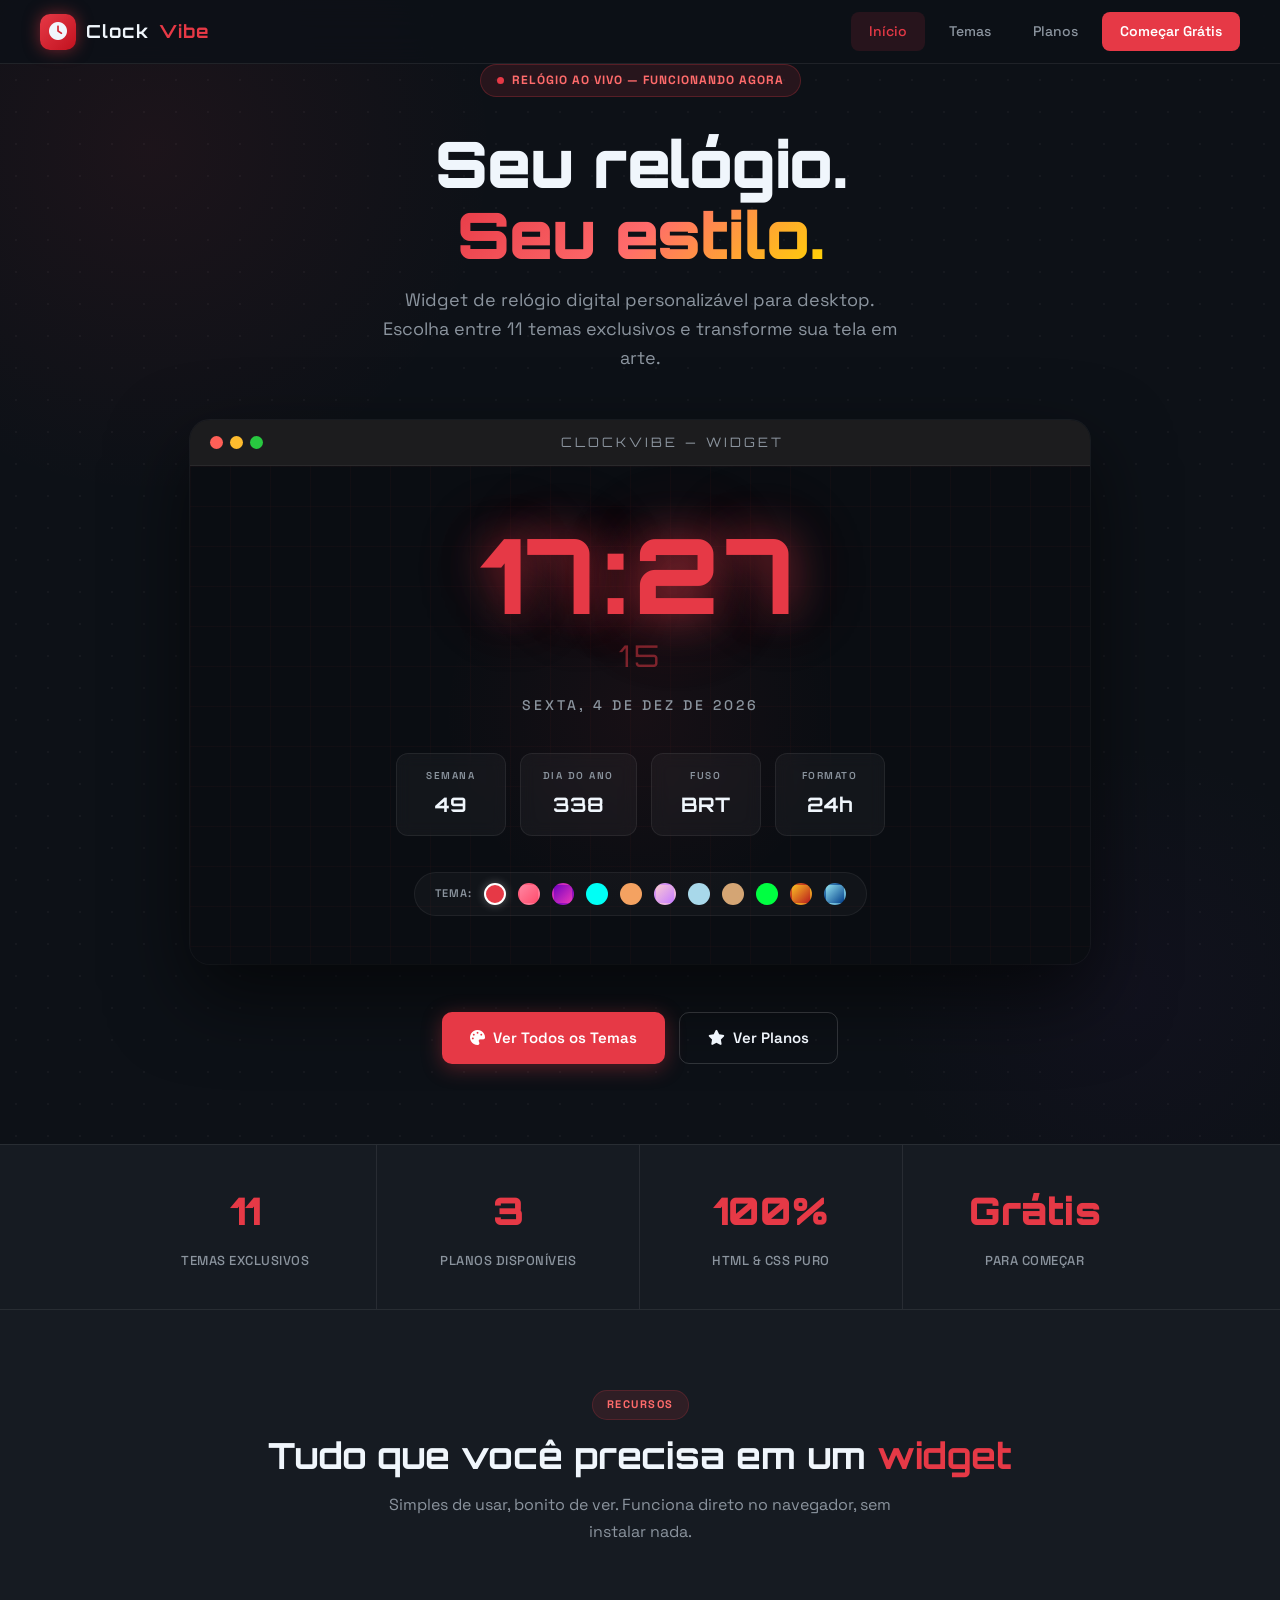
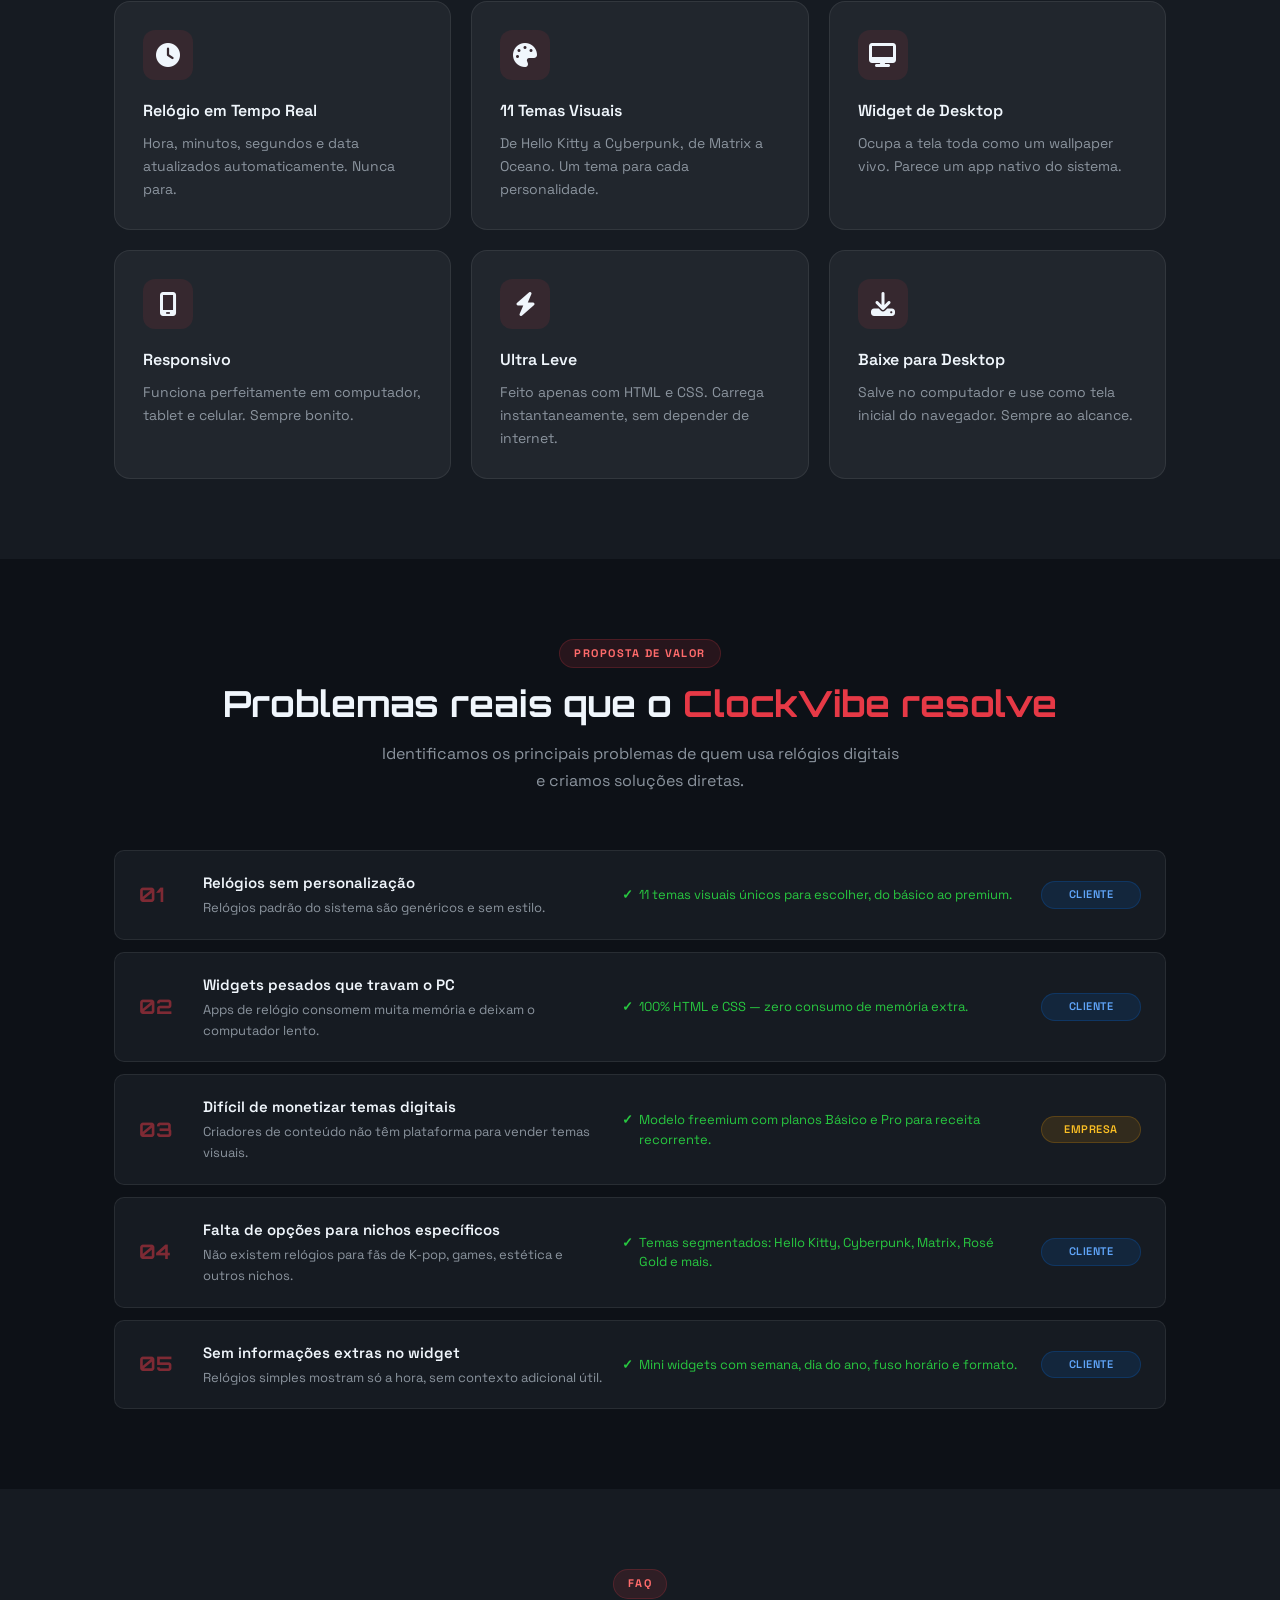
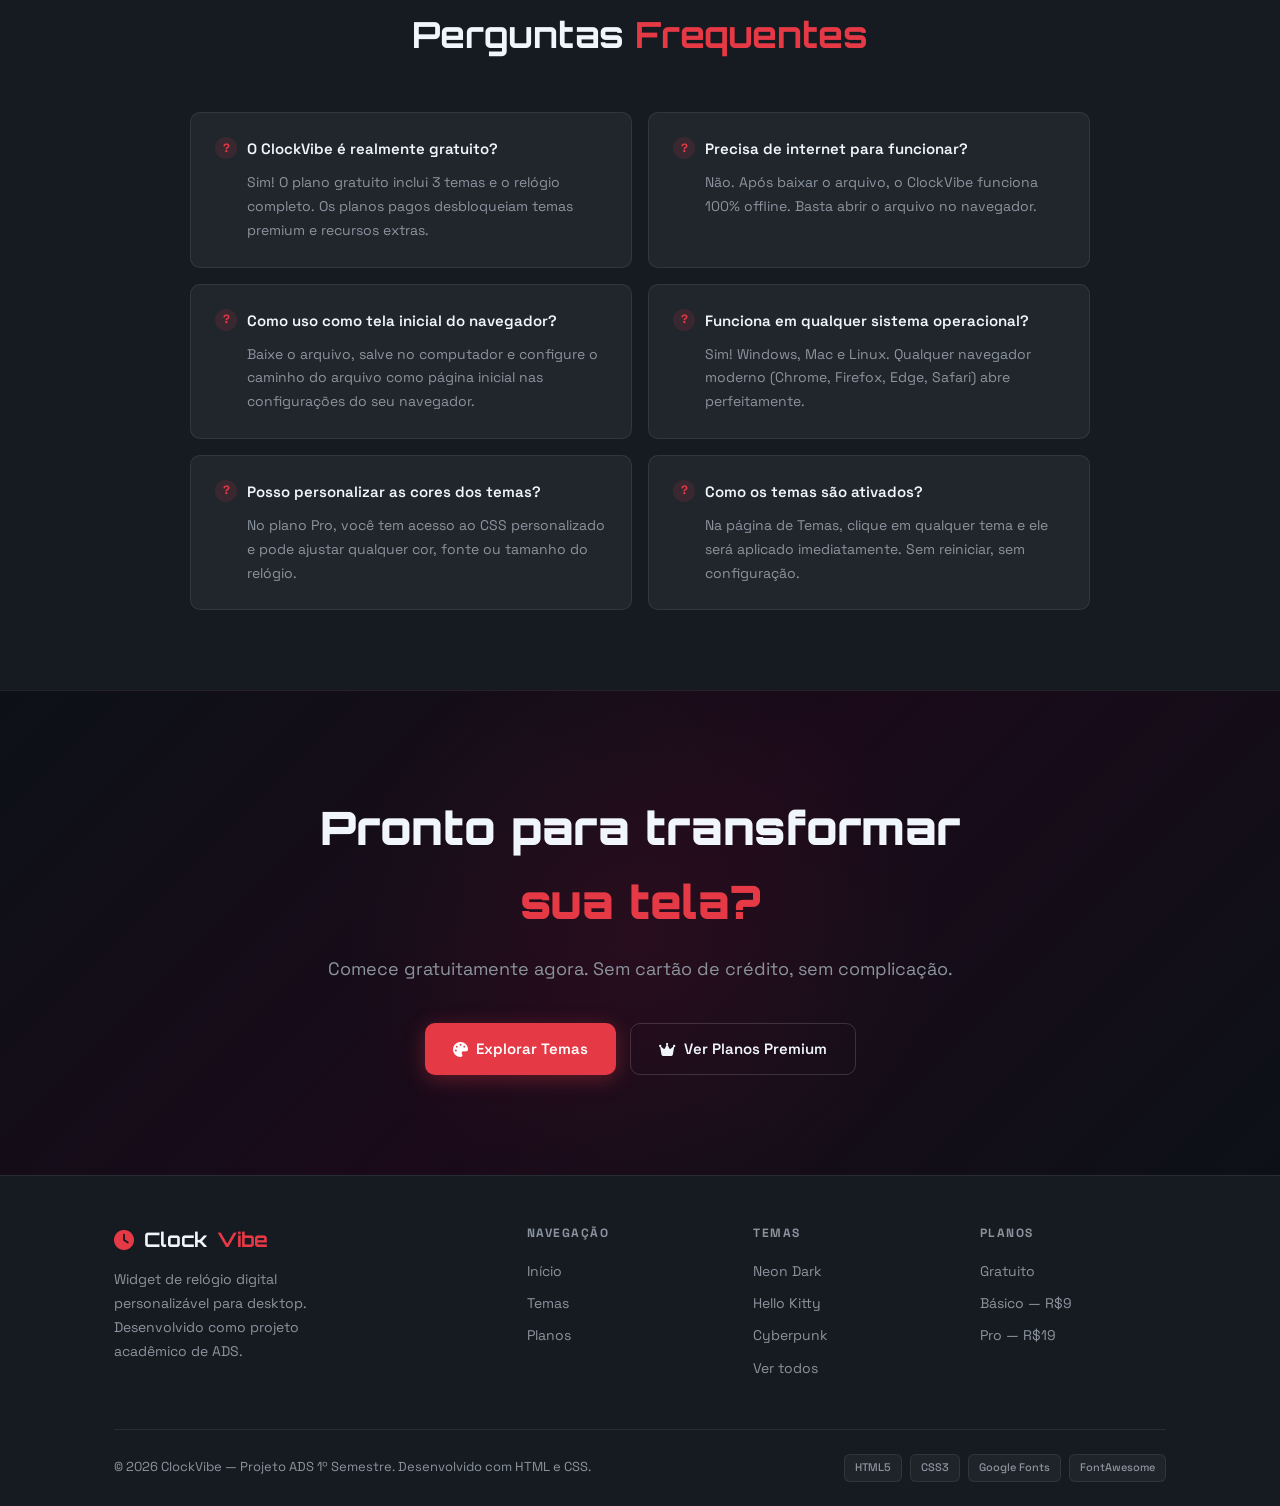
<file: index.html>
<!DOCTYPE html>
<html lang="pt-BR">
<head>
    <meta charset="UTF-8">
    <meta name="viewport" content="width=device-width, initial-scale=1.0">
    <title>ClockVibe — Relógio Digital para Desktop</title>
    <link rel="stylesheet" href="css/style.css">
    <link rel="stylesheet" href="https://cdnjs.cloudflare.com/ajax/libs/font-awesome/6.5.0/css/all.min.css">
    <style>
        /* Relógio ao vivo via CSS counter trick — atualizado pelo JS inline mínimo */
        /* Nota para apresentação: o relógio usa a API Date() do JavaScript nativo do navegador */
    </style>
</head>
<body>

    <!-- ===== NAVBAR ===== -->
    <nav class="navbar">
        <a href="index.html" class="nav-logo">
            <div class="logo-icon"><i class="fa-solid fa-clock"></i></div>
            Clock<span>Vibe</span>
        </a>
        <div class="nav-links">
            <a href="index.html" class="ativo">Início</a>
            <a href="temas.html">Temas</a>
            <a href="planos.html">Planos</a>
            <a href="planos.html" class="nav-cta">Começar Grátis</a>
        </div>
    </nav>

    <!-- ===== HERO — WIDGET IMERSIVO ===== -->
    <section class="hero-fullscreen">
        <div class="bg-glow bg-glow-1"></div>
        <div class="bg-glow bg-glow-2"></div>

        <div class="hero-content">
            <div class="live-badge">
                <span class="live-dot"></span>
                Relógio ao vivo — funcionando agora
            </div>

            <h1 class="hero-title">
                Seu relógio.<br>
                <span class="grad">Seu estilo.</span>
            </h1>

            <p class="hero-sub">
                Widget de relógio digital personalizável para desktop. Escolha entre 11 temas exclusivos e transforme sua tela em arte.
            </p>

            <!-- MOCKUP DE DESKTOP -->
            <div class="desktop-mockup">
                <div class="titlebar">
                    <div class="titlebar-dots">
                        <span></span><span></span><span></span>
                    </div>
                    <div class="titlebar-name">CLOCKVIBE — WIDGET</div>
                </div>

                <div class="widget-screen">
                    <!-- Relógio principal -->
                    <div class="clock-main">
                        <div class="clock-time" id="clock-time">--:--</div>
                        <div class="clock-seconds" id="clock-sec">--</div>
                        <div class="clock-date" id="clock-date">Carregando...</div>
                    </div>

                    <!-- Mini widgets -->
                    <div class="widget-mini-row">
                        <div class="mini-widget">
                            <div class="mini-label">Semana</div>
                            <div class="mini-value" id="week-num">--</div>
                        </div>
                        <div class="mini-widget">
                            <div class="mini-label">Dia do Ano</div>
                            <div class="mini-value" id="day-year">--</div>
                        </div>
                        <div class="mini-widget">
                            <div class="mini-label">Fuso</div>
                            <div class="mini-value">BRT</div>
                        </div>
                        <div class="mini-widget">
                            <div class="mini-label">Formato</div>
                            <div class="mini-value">24h</div>
                        </div>
                    </div>

                    <!-- Seletor rápido de temas -->
                    <div class="theme-switcher">
                        <span class="theme-switcher-label">Tema:</span>
                        <span class="theme-dot td-neon active" title="Neon Dark"></span>
                        <span class="theme-dot td-kitty" title="Hello Kitty"></span>
                        <span class="theme-dot td-galaxy" title="Galáxia"></span>
                        <span class="theme-dot td-cyber" title="Cyberpunk"></span>
                        <span class="theme-dot td-rose" title="Rosé Gold"></span>
                        <span class="theme-dot td-pastel" title="Pastel"></span>
                        <span class="theme-dot td-arctic" title="Ártico"></span>
                        <span class="theme-dot td-cafe" title="Café"></span>
                        <span class="theme-dot td-matrix" title="Matrix"></span>
                        <span class="theme-dot td-sunset" title="Pôr do Sol"></span>
                        <span class="theme-dot td-ocean" title="Oceano"></span>
                    </div>
                </div>
            </div>

            <!-- Botões -->
            <div class="hero-btns">
                <a href="temas.html" class="btn btn-red">
                    <i class="fa-solid fa-palette"></i> Ver Todos os Temas
                </a>
                <a href="planos.html" class="btn btn-outline">
                    <i class="fa-solid fa-star"></i> Ver Planos
                </a>
            </div>
        </div>
    </section>

    <!-- ===== STATS ===== -->
    <div class="stats-bar">
        <div class="container">
            <div class="stats-inner">
                <div class="stat-item">
                    <span class="stat-num">11</span>
                    <span class="stat-lbl">Temas Exclusivos</span>
                </div>
                <div class="stat-item">
                    <span class="stat-num">3</span>
                    <span class="stat-lbl">Planos Disponíveis</span>
                </div>
                <div class="stat-item">
                    <span class="stat-num">100%</span>
                    <span class="stat-lbl">HTML & CSS Puro</span>
                </div>
                <div class="stat-item">
                    <span class="stat-num">Grátis</span>
                    <span class="stat-lbl">Para Começar</span>
                </div>
            </div>
        </div>
    </div>

    <!-- ===== RECURSOS ===== -->
    <section class="features-section">
        <div class="container">
            <div class="section-header">
                <span class="section-tag">Recursos</span>
                <h2 class="section-title">Tudo que você precisa em um <span>widget</span></h2>
                <p class="section-desc">Simples de usar, bonito de ver. Funciona direto no navegador, sem instalar nada.</p>
            </div>
            <div class="features-grid">
                <div class="feat-card">
                    <div class="feat-icon"><i class="fa-solid fa-clock"></i></div>
                    <h3 class="feat-title">Relógio em Tempo Real</h3>
                    <p class="feat-desc">Hora, minutos, segundos e data atualizados automaticamente. Nunca para.</p>
                </div>
                <div class="feat-card">
                    <div class="feat-icon"><i class="fa-solid fa-palette"></i></div>
                    <h3 class="feat-title">11 Temas Visuais</h3>
                    <p class="feat-desc">De Hello Kitty a Cyberpunk, de Matrix a Oceano. Um tema para cada personalidade.</p>
                </div>
                <div class="feat-card">
                    <div class="feat-icon"><i class="fa-solid fa-desktop"></i></div>
                    <h3 class="feat-title">Widget de Desktop</h3>
                    <p class="feat-desc">Ocupa a tela toda como um wallpaper vivo. Parece um app nativo do sistema.</p>
                </div>
                <div class="feat-card">
                    <div class="feat-icon"><i class="fa-solid fa-mobile-screen"></i></div>
                    <h3 class="feat-title">Responsivo</h3>
                    <p class="feat-desc">Funciona perfeitamente em computador, tablet e celular. Sempre bonito.</p>
                </div>
                <div class="feat-card">
                    <div class="feat-icon"><i class="fa-solid fa-bolt"></i></div>
                    <h3 class="feat-title">Ultra Leve</h3>
                    <p class="feat-desc">Feito apenas com HTML e CSS. Carrega instantaneamente, sem depender de internet.</p>
                </div>
                <div class="feat-card">
                    <div class="feat-icon"><i class="fa-solid fa-download"></i></div>
                    <h3 class="feat-title">Baixe para Desktop</h3>
                    <p class="feat-desc">Salve no computador e use como tela inicial do navegador. Sempre ao alcance.</p>
                </div>
            </div>
        </div>
    </section>

    <!-- ===== PROBLEMAS E SOLUÇÕES ===== -->
    <section class="problems-section">
        <div class="container">
            <div class="section-header">
                <span class="section-tag">Proposta de Valor</span>
                <h2 class="section-title">Problemas reais que o <span>ClockVibe resolve</span></h2>
                <p class="section-desc">Identificamos os principais problemas de quem usa relógios digitais e criamos soluções diretas.</p>
            </div>
            <div class="prob-list">
                <div class="prob-row">
                    <div class="prob-num">01</div>
                    <div class="prob-text">
                        <h4>Relógios sem personalização</h4>
                        <p>Relógios padrão do sistema são genéricos e sem estilo.</p>
                    </div>
                    <div class="prob-solution">11 temas visuais únicos para escolher, do básico ao premium.</div>
                    <span class="prob-tag tag-c">Cliente</span>
                </div>
                <div class="prob-row">
                    <div class="prob-num">02</div>
                    <div class="prob-text">
                        <h4>Widgets pesados que travam o PC</h4>
                        <p>Apps de relógio consomem muita memória e deixam o computador lento.</p>
                    </div>
                    <div class="prob-solution">100% HTML e CSS — zero consumo de memória extra.</div>
                    <span class="prob-tag tag-c">Cliente</span>
                </div>
                <div class="prob-row">
                    <div class="prob-num">03</div>
                    <div class="prob-text">
                        <h4>Difícil de monetizar temas digitais</h4>
                        <p>Criadores de conteúdo não têm plataforma para vender temas visuais.</p>
                    </div>
                    <div class="prob-solution">Modelo freemium com planos Básico e Pro para receita recorrente.</div>
                    <span class="prob-tag tag-e">Empresa</span>
                </div>
                <div class="prob-row">
                    <div class="prob-num">04</div>
                    <div class="prob-text">
                        <h4>Falta de opções para nichos específicos</h4>
                        <p>Não existem relógios para fãs de K-pop, games, estética e outros nichos.</p>
                    </div>
                    <div class="prob-solution">Temas segmentados: Hello Kitty, Cyberpunk, Matrix, Rosé Gold e mais.</div>
                    <span class="prob-tag tag-c">Cliente</span>
                </div>
                <div class="prob-row">
                    <div class="prob-num">05</div>
                    <div class="prob-text">
                        <h4>Sem informações extras no widget</h4>
                        <p>Relógios simples mostram só a hora, sem contexto adicional útil.</p>
                    </div>
                    <div class="prob-solution">Mini widgets com semana, dia do ano, fuso horário e formato.</div>
                    <span class="prob-tag tag-c">Cliente</span>
                </div>
            </div>
        </div>
    </section>

    <!-- ===== FAQ ===== -->
    <section class="faq-section">
        <div class="container">
            <div class="section-header">
                <span class="section-tag">FAQ</span>
                <h2 class="section-title">Perguntas <span>Frequentes</span></h2>
            </div>
            <div class="faq-grid">
                <div class="faq-item">
                    <div class="faq-q">O ClockVibe é realmente gratuito?</div>
                    <p class="faq-a">Sim! O plano gratuito inclui 3 temas e o relógio completo. Os planos pagos desbloqueiam temas premium e recursos extras.</p>
                </div>
                <div class="faq-item">
                    <div class="faq-q">Precisa de internet para funcionar?</div>
                    <p class="faq-a">Não. Após baixar o arquivo, o ClockVibe funciona 100% offline. Basta abrir o arquivo no navegador.</p>
                </div>
                <div class="faq-item">
                    <div class="faq-q">Como uso como tela inicial do navegador?</div>
                    <p class="faq-a">Baixe o arquivo, salve no computador e configure o caminho do arquivo como página inicial nas configurações do seu navegador.</p>
                </div>
                <div class="faq-item">
                    <div class="faq-q">Funciona em qualquer sistema operacional?</div>
                    <p class="faq-a">Sim! Windows, Mac e Linux. Qualquer navegador moderno (Chrome, Firefox, Edge, Safari) abre perfeitamente.</p>
                </div>
                <div class="faq-item">
                    <div class="faq-q">Posso personalizar as cores dos temas?</div>
                    <p class="faq-a">No plano Pro, você tem acesso ao CSS personalizado e pode ajustar qualquer cor, fonte ou tamanho do relógio.</p>
                </div>
                <div class="faq-item">
                    <div class="faq-q">Como os temas são ativados?</div>
                    <p class="faq-a">Na página de Temas, clique em qualquer tema e ele será aplicado imediatamente. Sem reiniciar, sem configuração.</p>
                </div>
            </div>
        </div>
    </section>

    <!-- ===== CTA FINAL ===== -->
    <section class="cta-section">
        <div class="container">
            <h2 class="cta-title">Pronto para transformar<br><span>sua tela?</span></h2>
            <p class="cta-desc">Comece gratuitamente agora. Sem cartão de crédito, sem complicação.</p>
            <div class="cta-btns">
                <a href="temas.html" class="btn btn-red">
                    <i class="fa-solid fa-palette"></i> Explorar Temas
                </a>
                <a href="planos.html" class="btn btn-outline">
                    <i class="fa-solid fa-crown"></i> Ver Planos Premium
                </a>
            </div>
        </div>
    </section>

    <!-- ===== FOOTER ===== -->
    <footer>
        <div class="container">
            <div class="footer-grid">
                <div class="footer-brand">
                    <div class="footer-brand-logo">
                        <i class="fa-solid fa-clock" style="color:var(--primary)"></i>
                        Clock<span>Vibe</span>
                    </div>
                    <p>Widget de relógio digital personalizável para desktop. Desenvolvido como projeto acadêmico de ADS.</p>
                </div>
                <div class="footer-col">
                    <h4>Navegação</h4>
                    <a href="index.html">Início</a>
                    <a href="temas.html">Temas</a>
                    <a href="planos.html">Planos</a>
                </div>
                <div class="footer-col">
                    <h4>Temas</h4>
                    <a href="temas.html">Neon Dark</a>
                    <a href="temas.html">Hello Kitty</a>
                    <a href="temas.html">Cyberpunk</a>
                    <a href="temas.html">Ver todos</a>
                </div>
                <div class="footer-col">
                    <h4>Planos</h4>
                    <a href="planos.html">Gratuito</a>
                    <a href="planos.html">Básico — R$9</a>
                    <a href="planos.html">Pro — R$19</a>
                </div>
            </div>
            <div class="footer-bottom">
                <span class="footer-copy">© 2026 ClockVibe — Projeto ADS 1º Semestre. Desenvolvido com HTML e CSS.</span>
                <div class="footer-tags">
                    <span class="f-tag">HTML5</span>
                    <span class="f-tag">CSS3</span>
                    <span class="f-tag">Google Fonts</span>
                    <span class="f-tag">FontAwesome</span>
                </div>
            </div>
        </div>
    </footer>

    <!-- Relógio ao vivo — JavaScript nativo do navegador (sem biblioteca externa) -->
    <script>
        function atualizarRelogio() {
            var agora = new Date();
            var h = String(agora.getHours()).padStart(2, '0');
            var m = String(agora.getMinutes()).padStart(2, '0');
            var s = String(agora.getSeconds()).padStart(2, '0');
            var dias = ['Domingo','Segunda','Terça','Quarta','Quinta','Sexta','Sábado'];
            var meses = ['Jan','Fev','Mar','Abr','Mai','Jun','Jul','Ago','Set','Out','Nov','Dez'];
            var diaSemana = dias[agora.getDay()];
            var dia = agora.getDate();
            var mes = meses[agora.getMonth()];
            var ano = agora.getFullYear();

            // Semana do ano
            var inicio = new Date(ano, 0, 1);
            var semana = Math.ceil(((agora - inicio) / 86400000 + inicio.getDay() + 1) / 7);

            // Dia do ano
            var diaAno = Math.floor((agora - new Date(ano, 0, 0)) / 86400000);

            document.getElementById('clock-time').textContent = h + ':' + m;
            document.getElementById('clock-sec').textContent = s;
            document.getElementById('clock-date').textContent = diaSemana + ', ' + dia + ' de ' + mes + ' de ' + ano;
            document.getElementById('week-num').textContent = semana;
            document.getElementById('day-year').textContent = diaAno;
        }
        atualizarRelogio();
        setInterval(atualizarRelogio, 1000);
    </script>

</body>
</html>
</file>
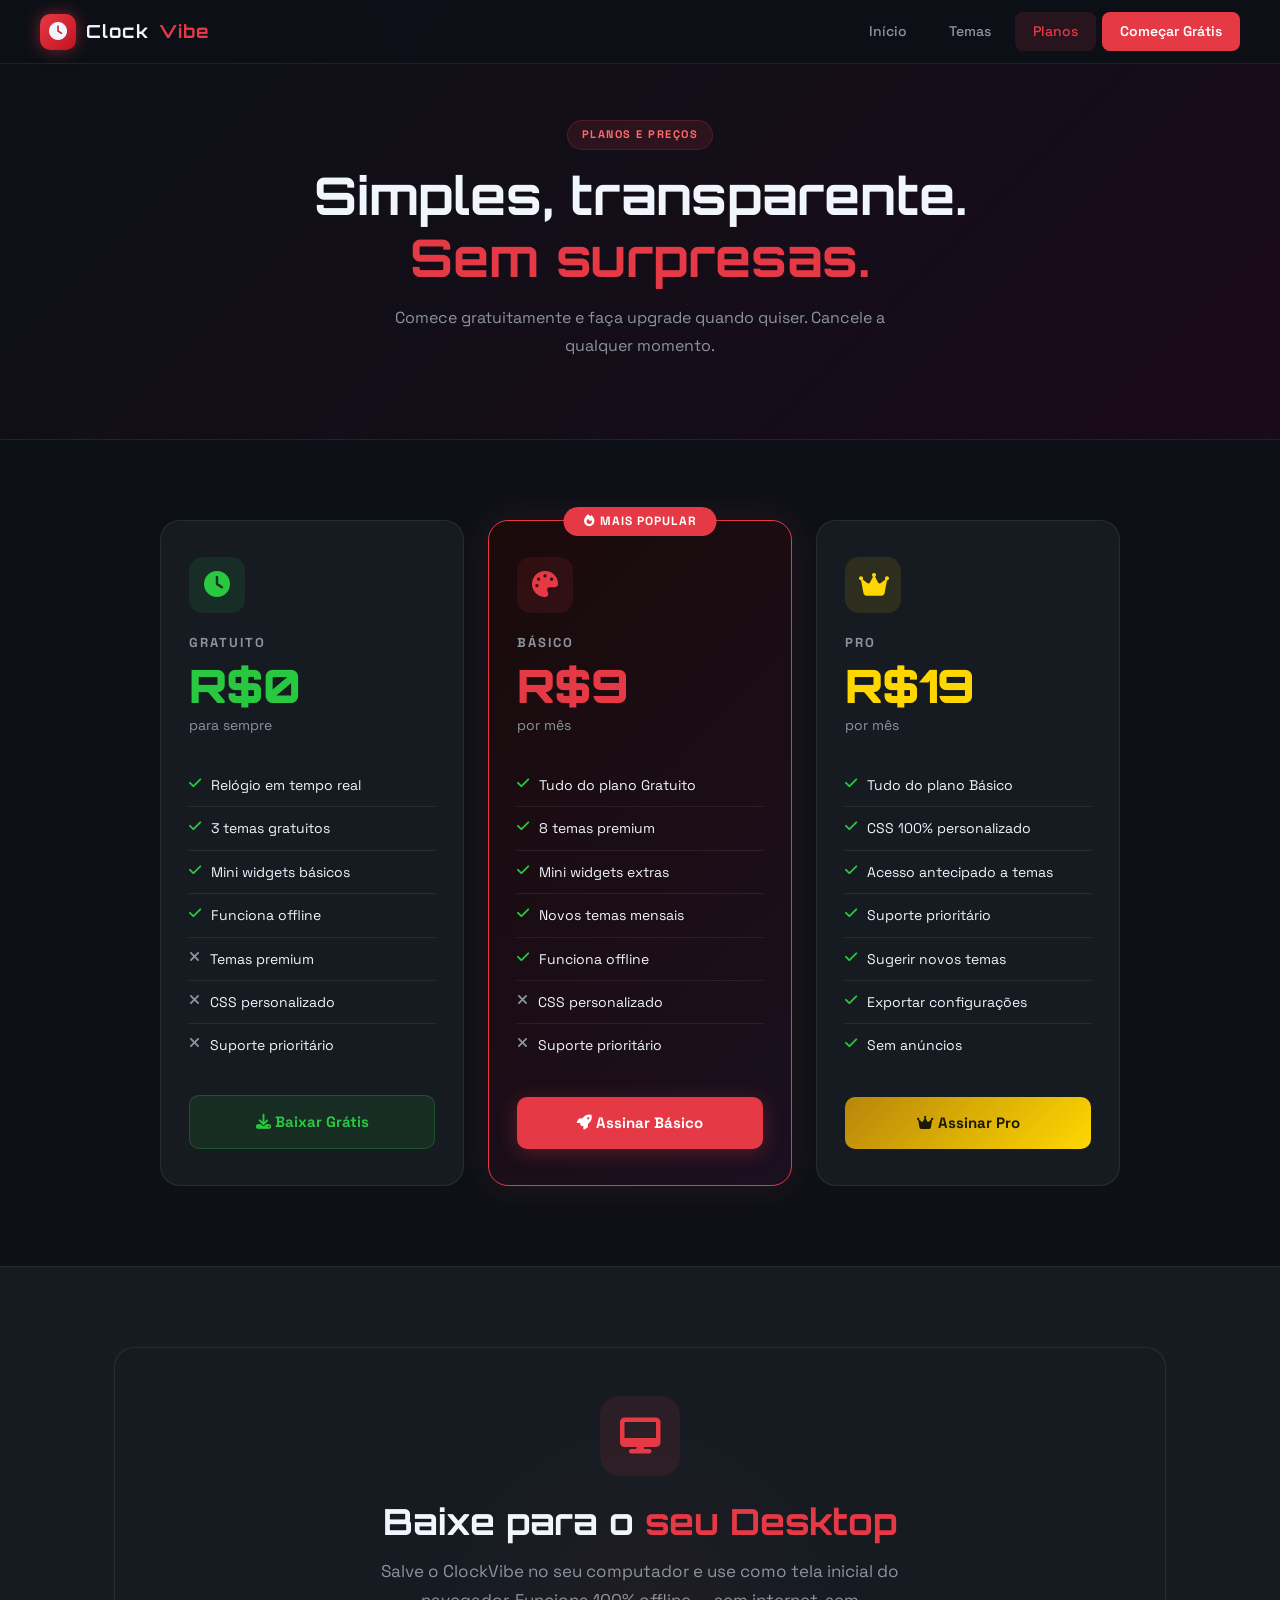
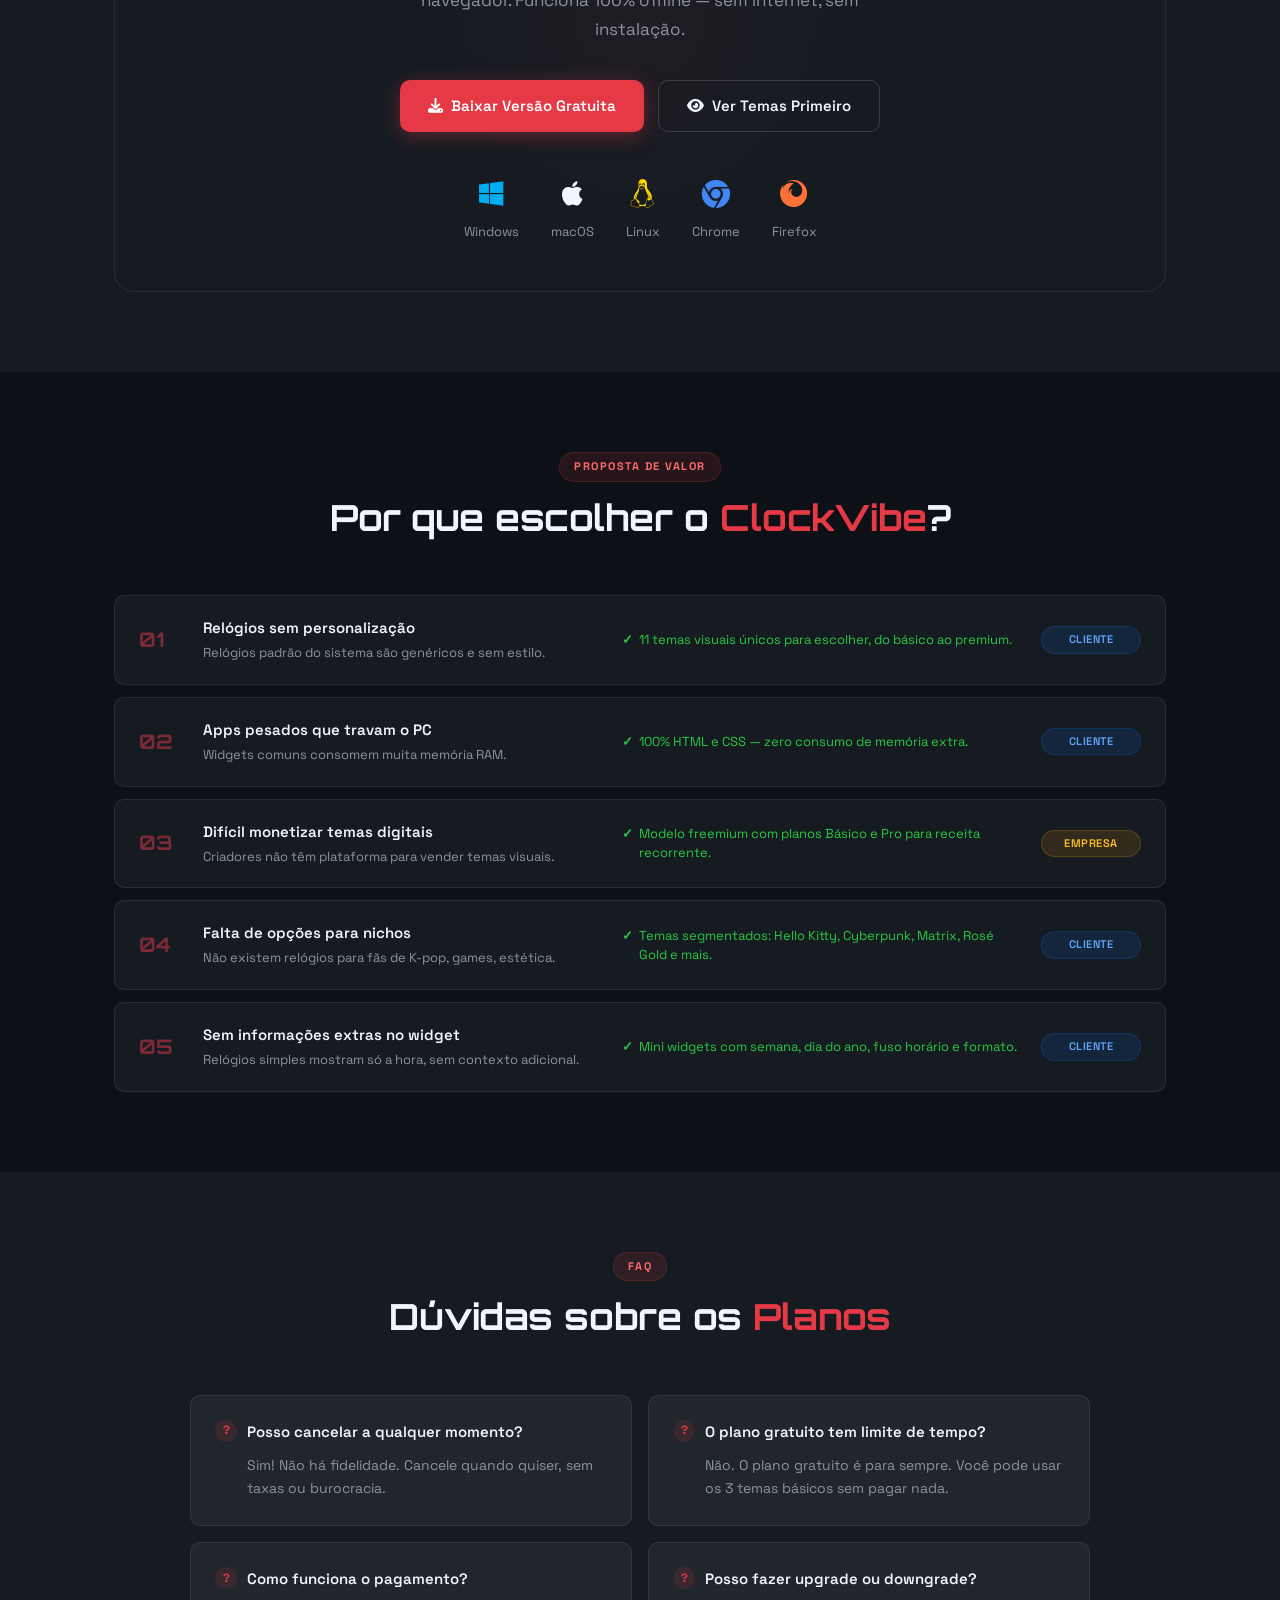
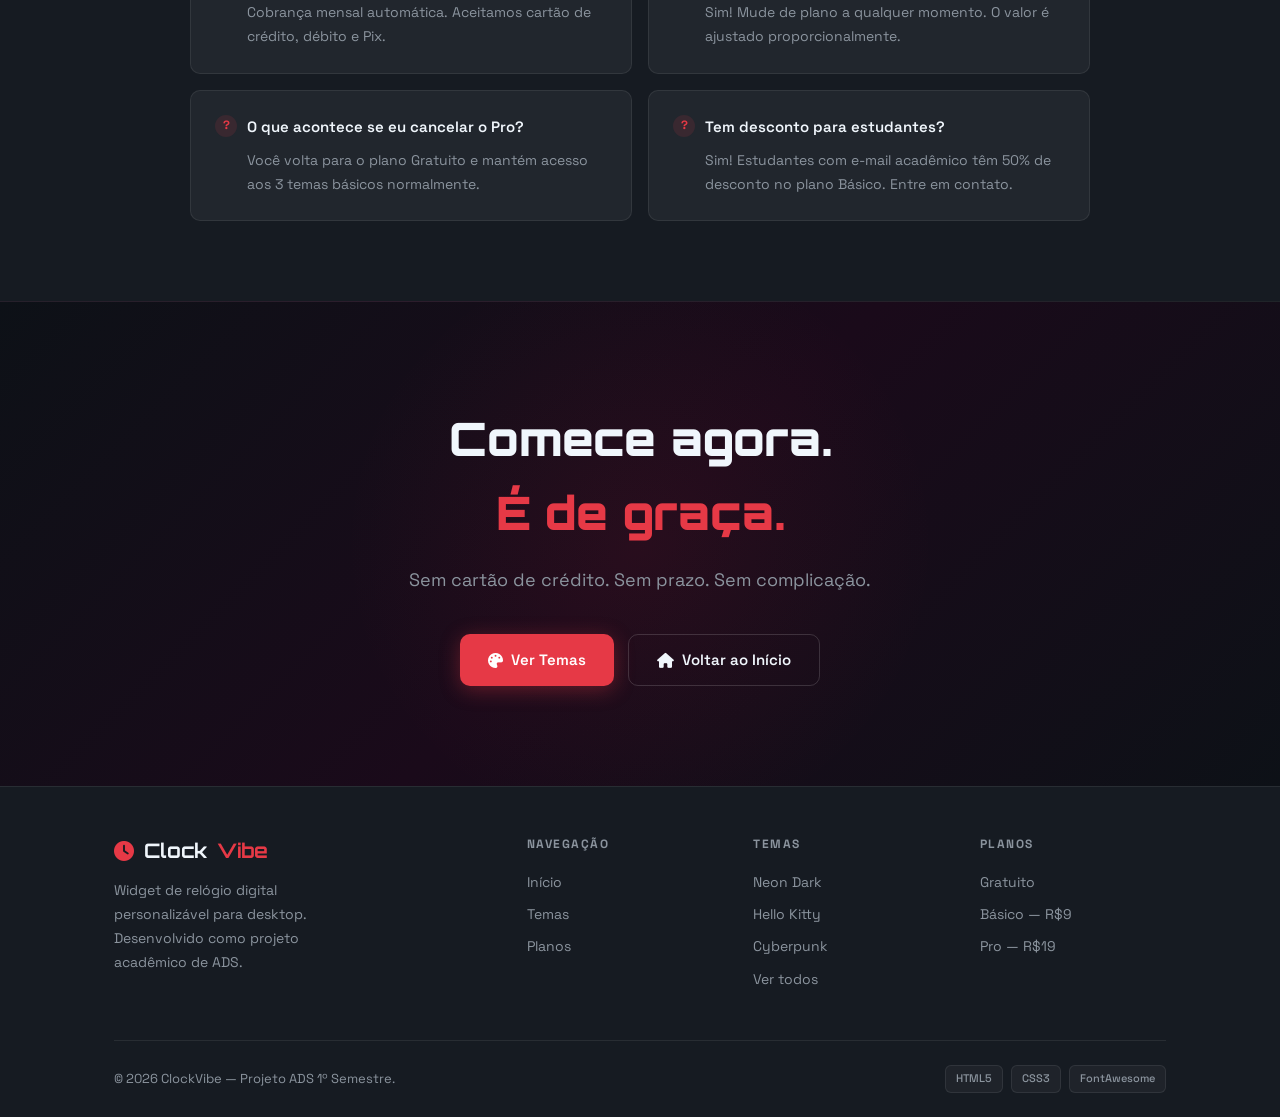
<file: planos.html>
<!DOCTYPE html>
<html lang="pt-BR">
<head>
    <meta charset="UTF-8">
    <meta name="viewport" content="width=device-width, initial-scale=1.0">
    <title>Planos — ClockVibe</title>
    <link rel="stylesheet" href="css/style.css">
    <link rel="stylesheet" href="https://cdnjs.cloudflare.com/ajax/libs/font-awesome/6.5.0/css/all.min.css">
    <style>
        /* Estilos específicos da página de planos */
        .plans-hero {
            background: linear-gradient(135deg, #0d1117, #1a0a1a);
            padding: 120px 24px 80px;
            text-align: center;
            position: relative;
            overflow: hidden;
            border-bottom: 1px solid var(--border);
        }
        .plans-hero::before {
            content: '';
            position: absolute;
            inset: 0;
            background-image: radial-gradient(circle, rgba(255,255,255,0.03) 1px, transparent 1px);
            background-size: 32px 32px;
        }
        .plans-hero-content { position: relative; z-index: 2; }

        /* Cards de planos */
        .plans-grid {
            display: grid;
            grid-template-columns: repeat(3, 1fr);
            gap: 24px;
            max-width: 960px;
            margin: 0 auto;
        }

        .plan-card {
            background: var(--bg-card);
            border: 1px solid var(--border);
            border-radius: 20px;
            padding: 36px 28px;
            position: relative;
            transition: var(--transition);
            display: flex;
            flex-direction: column;
        }

        .plan-card:hover {
            transform: translateY(-6px);
            box-shadow: 0 24px 56px rgba(0,0,0,0.4);
        }

        .plan-card.destaque {
            border-color: var(--primary);
            background: linear-gradient(135deg, #1a0a0a, #1a1020);
            box-shadow: 0 0 40px rgba(230,57,70,0.12);
        }

        .plan-card.destaque:hover {
            box-shadow: 0 24px 56px rgba(230,57,70,0.25);
        }

        .plan-popular {
            position: absolute;
            top: -14px;
            left: 50%;
            transform: translateX(-50%);
            background: var(--primary);
            color: white;
            padding: 5px 20px;
            border-radius: 50px;
            font-size: 12px;
            font-weight: 700;
            letter-spacing: 1px;
            text-transform: uppercase;
            white-space: nowrap;
        }

        .plan-icon {
            width: 56px; height: 56px;
            border-radius: 14px;
            display: flex;
            align-items: center;
            justify-content: center;
            font-size: 26px;
            margin-bottom: 20px;
        }

        .plan-icon-free { background: rgba(40,200,64,0.1); }
        .plan-icon-basic { background: rgba(230,57,70,0.1); }
        .plan-icon-pro { background: rgba(255,215,0,0.1); }

        .plan-name {
            font-size: 13px;
            font-weight: 700;
            text-transform: uppercase;
            letter-spacing: 2px;
            color: var(--text-muted);
            margin-bottom: 8px;
        }

        .plan-price {
            font-family: 'Orbitron', monospace;
            font-size: 46px;
            font-weight: 900;
            line-height: 1;
            margin-bottom: 6px;
        }

        .plan-price-free { color: #28c840; }
        .plan-price-basic { color: var(--primary); }
        .plan-price-pro { color: #ffd700; }

        .plan-period {
            font-size: 14px;
            color: var(--text-muted);
            margin-bottom: 28px;
        }

        .plan-features {
            flex: 1;
            margin-bottom: 28px;
        }

        .plan-feature {
            display: flex;
            align-items: flex-start;
            gap: 10px;
            padding: 10px 0;
            border-bottom: 1px solid var(--border);
            font-size: 14px;
            color: var(--text);
        }

        .plan-feature:last-child { border-bottom: none; }

        .plan-feature .check { color: #28c840; flex-shrink: 0; margin-top: 2px; }
        .plan-feature .cross { color: var(--text-muted); flex-shrink: 0; margin-top: 2px; }

        .plan-btn {
            display: block;
            text-align: center;
            padding: 14px;
            border-radius: 10px;
            font-size: 15px;
            font-weight: 700;
            transition: var(--transition);
            text-decoration: none;
        }

        .plan-btn-free {
            background: rgba(40,200,64,0.1);
            color: #28c840;
            border: 1px solid rgba(40,200,64,0.25);
        }
        .plan-btn-free:hover { background: rgba(40,200,64,0.2); transform: translateY(-2px); }

        .plan-btn-basic {
            background: var(--primary);
            color: white;
            box-shadow: 0 4px 20px rgba(230,57,70,0.3);
        }
        .plan-btn-basic:hover { background: var(--primary-dark); transform: translateY(-2px); box-shadow: 0 8px 28px rgba(230,57,70,0.45); }

        .plan-btn-pro {
            background: linear-gradient(135deg, #b8860b, #ffd700);
            color: #1a1a00;
            font-weight: 800;
        }
        .plan-btn-pro:hover { transform: translateY(-2px); box-shadow: 0 8px 28px rgba(255,215,0,0.3); }

        /* Download section */
        .download-section {
            background: var(--bg-card);
            border: 1px solid var(--border);
            border-radius: 20px;
            padding: 48px;
            text-align: center;
            position: relative;
            overflow: hidden;
        }

        .download-section::before {
            content: '';
            position: absolute;
            width: 400px; height: 400px;
            background: radial-gradient(circle, rgba(230,57,70,0.05) 0%, transparent 70%);
            top: 50%; left: 50%;
            transform: translate(-50%, -50%);
        }

        .download-icon {
            width: 80px; height: 80px;
            background: rgba(230,57,70,0.1);
            border-radius: 20px;
            display: flex;
            align-items: center;
            justify-content: center;
            font-size: 36px;
            color: var(--primary);
            margin: 0 auto 24px;
            position: relative;
            z-index: 2;
        }

        @media (max-width: 768px) {
            .plans-grid { grid-template-columns: 1fr; max-width: 400px; }
            .download-section { padding: 32px 24px; }
        }
    </style>
</head>
<body>

    <!-- ===== NAVBAR ===== -->
    <nav class="navbar">
        <a href="index.html" class="nav-logo">
            <div class="logo-icon"><i class="fa-solid fa-clock"></i></div>
            Clock<span>Vibe</span>
        </a>
        <div class="nav-links">
            <a href="index.html">Início</a>
            <a href="temas.html">Temas</a>
            <a href="planos.html" class="ativo">Planos</a>
            <a href="planos.html" class="nav-cta">Começar Grátis</a>
        </div>
    </nav>

    <!-- ===== HERO PLANOS ===== -->
    <section class="plans-hero">
        <div class="plans-hero-content">
            <span class="section-tag">Planos e Preços</span>
            <h1 class="section-title" style="font-size:clamp(28px,5vw,52px);margin-bottom:16px;">Simples, transparente.<br><span>Sem surpresas.</span></h1>
            <p class="section-desc" style="margin:0 auto;">Comece gratuitamente e faça upgrade quando quiser. Cancele a qualquer momento.</p>
        </div>
    </section>

    <!-- ===== PLANOS ===== -->
    <section style="background: var(--bg); padding: 80px 0;">
        <div class="container">
            <div class="plans-grid">

                <!-- Plano Gratuito -->
                <div class="plan-card">
                    <div class="plan-icon plan-icon-free">
                        <i class="fa-solid fa-clock" style="color:#28c840;"></i>
                    </div>
                    <div class="plan-name">Gratuito</div>
                    <div class="plan-price plan-price-free">R$0</div>
                    <div class="plan-period">para sempre</div>
                    <div class="plan-features">
                        <div class="plan-feature"><i class="fa-solid fa-check check"></i> Relógio em tempo real</div>
                        <div class="plan-feature"><i class="fa-solid fa-check check"></i> 3 temas gratuitos</div>
                        <div class="plan-feature"><i class="fa-solid fa-check check"></i> Mini widgets básicos</div>
                        <div class="plan-feature"><i class="fa-solid fa-check check"></i> Funciona offline</div>
                        <div class="plan-feature"><i class="fa-solid fa-xmark cross"></i> Temas premium</div>
                        <div class="plan-feature"><i class="fa-solid fa-xmark cross"></i> CSS personalizado</div>
                        <div class="plan-feature"><i class="fa-solid fa-xmark cross"></i> Suporte prioritário</div>
                    </div>
                    <a href="temas.html" class="plan-btn plan-btn-free">
                        <i class="fa-solid fa-download"></i> Baixar Grátis
                    </a>
                </div>

                <!-- Plano Básico — Destaque -->
                <div class="plan-card destaque">
                    <div class="plan-popular"><i class="fa-solid fa-fire"></i> Mais Popular</div>
                    <div class="plan-icon plan-icon-basic">
                        <i class="fa-solid fa-palette" style="color:var(--primary);"></i>
                    </div>
                    <div class="plan-name">Básico</div>
                    <div class="plan-price plan-price-basic">R$9</div>
                    <div class="plan-period">por mês</div>
                    <div class="plan-features">
                        <div class="plan-feature"><i class="fa-solid fa-check check"></i> Tudo do plano Gratuito</div>
                        <div class="plan-feature"><i class="fa-solid fa-check check"></i> 8 temas premium</div>
                        <div class="plan-feature"><i class="fa-solid fa-check check"></i> Mini widgets extras</div>
                        <div class="plan-feature"><i class="fa-solid fa-check check"></i> Novos temas mensais</div>
                        <div class="plan-feature"><i class="fa-solid fa-check check"></i> Funciona offline</div>
                        <div class="plan-feature"><i class="fa-solid fa-xmark cross"></i> CSS personalizado</div>
                        <div class="plan-feature"><i class="fa-solid fa-xmark cross"></i> Suporte prioritário</div>
                    </div>
                    <a href="temas.html" class="plan-btn plan-btn-basic">
                        <i class="fa-solid fa-rocket"></i> Assinar Básico
                    </a>
                </div>

                <!-- Plano Pro -->
                <div class="plan-card">
                    <div class="plan-icon plan-icon-pro">
                        <i class="fa-solid fa-crown" style="color:#ffd700;"></i>
                    </div>
                    <div class="plan-name">Pro</div>
                    <div class="plan-price plan-price-pro">R$19</div>
                    <div class="plan-period">por mês</div>
                    <div class="plan-features">
                        <div class="plan-feature"><i class="fa-solid fa-check check"></i> Tudo do plano Básico</div>
                        <div class="plan-feature"><i class="fa-solid fa-check check"></i> CSS 100% personalizado</div>
                        <div class="plan-feature"><i class="fa-solid fa-check check"></i> Acesso antecipado a temas</div>
                        <div class="plan-feature"><i class="fa-solid fa-check check"></i> Suporte prioritário</div>
                        <div class="plan-feature"><i class="fa-solid fa-check check"></i> Sugerir novos temas</div>
                        <div class="plan-feature"><i class="fa-solid fa-check check"></i> Exportar configurações</div>
                        <div class="plan-feature"><i class="fa-solid fa-check check"></i> Sem anúncios</div>
                    </div>
                    <a href="temas.html" class="plan-btn plan-btn-pro">
                        <i class="fa-solid fa-crown"></i> Assinar Pro
                    </a>
                </div>

            </div>
        </div>
    </section>

    <!-- ===== DOWNLOAD PARA DESKTOP ===== -->
    <section style="background: var(--bg-card); padding: 80px 0; border-top: 1px solid var(--border);">
        <div class="container">
            <div class="download-section">
                <div class="download-icon">
                    <i class="fa-solid fa-desktop"></i>
                </div>
                <h2 class="section-title" style="margin-bottom:14px;position:relative;z-index:2;">Baixe para o <span>seu Desktop</span></h2>
                <p style="font-size:17px;color:var(--text-muted);max-width:520px;margin:0 auto 36px;position:relative;z-index:2;line-height:1.7;">
                    Salve o ClockVibe no seu computador e use como tela inicial do navegador. Funciona 100% offline — sem internet, sem instalação.
                </p>
                <div style="display:flex;gap:14px;justify-content:center;flex-wrap:wrap;position:relative;z-index:2;">
                    <a href="index.html" class="btn btn-red">
                        <i class="fa-solid fa-download"></i> Baixar Versão Gratuita
                    </a>
                    <a href="temas.html" class="btn btn-outline">
                        <i class="fa-solid fa-eye"></i> Ver Temas Primeiro
                    </a>
                </div>
                <div style="display:flex;gap:32px;justify-content:center;margin-top:40px;flex-wrap:wrap;position:relative;z-index:2;">
                    <div style="text-align:center;">
                        <div style="font-size:28px;margin-bottom:6px;"><i class="fa-brands fa-windows" style="color:#00adef;"></i></div>
                        <div style="font-size:13px;color:var(--text-muted);">Windows</div>
                    </div>
                    <div style="text-align:center;">
                        <div style="font-size:28px;margin-bottom:6px;"><i class="fa-brands fa-apple" style="color:var(--text);"></i></div>
                        <div style="font-size:13px;color:var(--text-muted);">macOS</div>
                    </div>
                    <div style="text-align:center;">
                        <div style="font-size:28px;margin-bottom:6px;"><i class="fa-brands fa-linux" style="color:#ffd700;"></i></div>
                        <div style="font-size:13px;color:var(--text-muted);">Linux</div>
                    </div>
                    <div style="text-align:center;">
                        <div style="font-size:28px;margin-bottom:6px;"><i class="fa-brands fa-chrome" style="color:#4285f4;"></i></div>
                        <div style="font-size:13px;color:var(--text-muted);">Chrome</div>
                    </div>
                    <div style="text-align:center;">
                        <div style="font-size:28px;margin-bottom:6px;"><i class="fa-brands fa-firefox" style="color:#ff7139;"></i></div>
                        <div style="font-size:13px;color:var(--text-muted);">Firefox</div>
                    </div>
                </div>
            </div>
        </div>
    </section>

    <!-- ===== PROBLEMAS E SOLUÇÕES ===== -->
    <section class="problems-section">
        <div class="container">
            <div class="section-header">
                <span class="section-tag">Proposta de Valor</span>
                <h2 class="section-title">Por que escolher o <span>ClockVibe</span>?</h2>
            </div>
            <div class="prob-list">
                <div class="prob-row">
                    <div class="prob-num">01</div>
                    <div class="prob-text">
                        <h4>Relógios sem personalização</h4>
                        <p>Relógios padrão do sistema são genéricos e sem estilo.</p>
                    </div>
                    <div class="prob-solution">11 temas visuais únicos para escolher, do básico ao premium.</div>
                    <span class="prob-tag tag-c">Cliente</span>
                </div>
                <div class="prob-row">
                    <div class="prob-num">02</div>
                    <div class="prob-text">
                        <h4>Apps pesados que travam o PC</h4>
                        <p>Widgets comuns consomem muita memória RAM.</p>
                    </div>
                    <div class="prob-solution">100% HTML e CSS — zero consumo de memória extra.</div>
                    <span class="prob-tag tag-c">Cliente</span>
                </div>
                <div class="prob-row">
                    <div class="prob-num">03</div>
                    <div class="prob-text">
                        <h4>Difícil monetizar temas digitais</h4>
                        <p>Criadores não têm plataforma para vender temas visuais.</p>
                    </div>
                    <div class="prob-solution">Modelo freemium com planos Básico e Pro para receita recorrente.</div>
                    <span class="prob-tag tag-e">Empresa</span>
                </div>
                <div class="prob-row">
                    <div class="prob-num">04</div>
                    <div class="prob-text">
                        <h4>Falta de opções para nichos</h4>
                        <p>Não existem relógios para fãs de K-pop, games, estética.</p>
                    </div>
                    <div class="prob-solution">Temas segmentados: Hello Kitty, Cyberpunk, Matrix, Rosé Gold e mais.</div>
                    <span class="prob-tag tag-c">Cliente</span>
                </div>
                <div class="prob-row">
                    <div class="prob-num">05</div>
                    <div class="prob-text">
                        <h4>Sem informações extras no widget</h4>
                        <p>Relógios simples mostram só a hora, sem contexto adicional.</p>
                    </div>
                    <div class="prob-solution">Mini widgets com semana, dia do ano, fuso horário e formato.</div>
                    <span class="prob-tag tag-c">Cliente</span>
                </div>
            </div>
        </div>
    </section>

    <!-- ===== FAQ ===== -->
    <section class="faq-section">
        <div class="container">
            <div class="section-header">
                <span class="section-tag">FAQ</span>
                <h2 class="section-title">Dúvidas sobre os <span>Planos</span></h2>
            </div>
            <div class="faq-grid">
                <div class="faq-item">
                    <div class="faq-q">Posso cancelar a qualquer momento?</div>
                    <p class="faq-a">Sim! Não há fidelidade. Cancele quando quiser, sem taxas ou burocracia.</p>
                </div>
                <div class="faq-item">
                    <div class="faq-q">O plano gratuito tem limite de tempo?</div>
                    <p class="faq-a">Não. O plano gratuito é para sempre. Você pode usar os 3 temas básicos sem pagar nada.</p>
                </div>
                <div class="faq-item">
                    <div class="faq-q">Como funciona o pagamento?</div>
                    <p class="faq-a">Cobrança mensal automática. Aceitamos cartão de crédito, débito e Pix.</p>
                </div>
                <div class="faq-item">
                    <div class="faq-q">Posso fazer upgrade ou downgrade?</div>
                    <p class="faq-a">Sim! Mude de plano a qualquer momento. O valor é ajustado proporcionalmente.</p>
                </div>
                <div class="faq-item">
                    <div class="faq-q">O que acontece se eu cancelar o Pro?</div>
                    <p class="faq-a">Você volta para o plano Gratuito e mantém acesso aos 3 temas básicos normalmente.</p>
                </div>
                <div class="faq-item">
                    <div class="faq-q">Tem desconto para estudantes?</div>
                    <p class="faq-a">Sim! Estudantes com e-mail acadêmico têm 50% de desconto no plano Básico. Entre em contato.</p>
                </div>
            </div>
        </div>
    </section>

    <!-- ===== CTA ===== -->
    <section class="cta-section">
        <div class="container">
            <h2 class="cta-title">Comece agora.<br><span>É de graça.</span></h2>
            <p class="cta-desc">Sem cartão de crédito. Sem prazo. Sem complicação.</p>
            <div class="cta-btns">
                <a href="temas.html" class="btn btn-red"><i class="fa-solid fa-palette"></i> Ver Temas</a>
                <a href="index.html" class="btn btn-outline"><i class="fa-solid fa-house"></i> Voltar ao Início</a>
            </div>
        </div>
    </section>

    <!-- ===== FOOTER ===== -->
    <footer>
        <div class="container">
            <div class="footer-grid">
                <div class="footer-brand">
                    <div class="footer-brand-logo">
                        <i class="fa-solid fa-clock" style="color:var(--primary)"></i>
                        Clock<span>Vibe</span>
                    </div>
                    <p>Widget de relógio digital personalizável para desktop. Desenvolvido como projeto acadêmico de ADS.</p>
                </div>
                <div class="footer-col">
                    <h4>Navegação</h4>
                    <a href="index.html">Início</a>
                    <a href="temas.html">Temas</a>
                    <a href="planos.html">Planos</a>
                </div>
                <div class="footer-col">
                    <h4>Temas</h4>
                    <a href="temas.html">Neon Dark</a>
                    <a href="temas.html">Hello Kitty</a>
                    <a href="temas.html">Cyberpunk</a>
                    <a href="temas.html">Ver todos</a>
                </div>
                <div class="footer-col">
                    <h4>Planos</h4>
                    <a href="planos.html">Gratuito</a>
                    <a href="planos.html">Básico — R$9</a>
                    <a href="planos.html">Pro — R$19</a>
                </div>
            </div>
            <div class="footer-bottom">
                <span class="footer-copy">© 2026 ClockVibe — Projeto ADS 1º Semestre.</span>
                <div class="footer-tags">
                    <span class="f-tag">HTML5</span>
                    <span class="f-tag">CSS3</span>
                    <span class="f-tag">FontAwesome</span>
                </div>
            </div>
        </div>
    </footer>

</body>
</html>
</file>
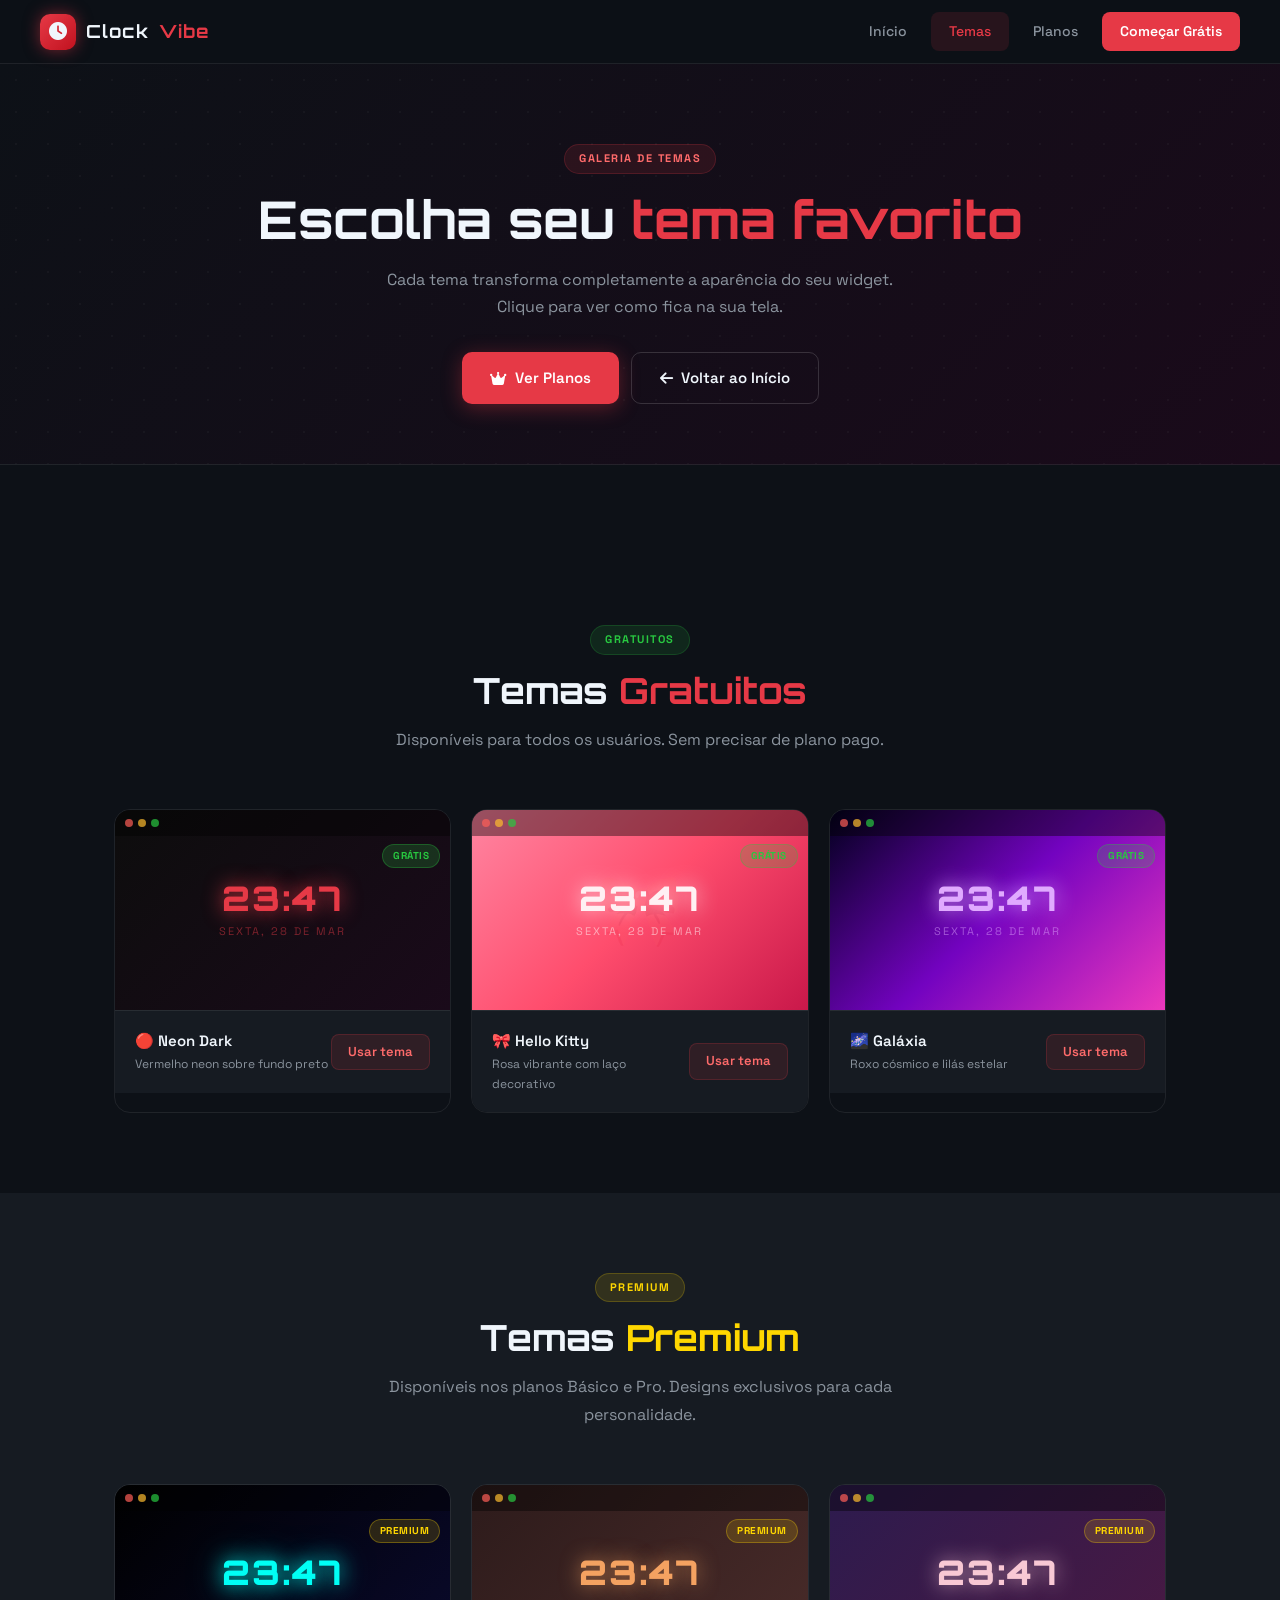
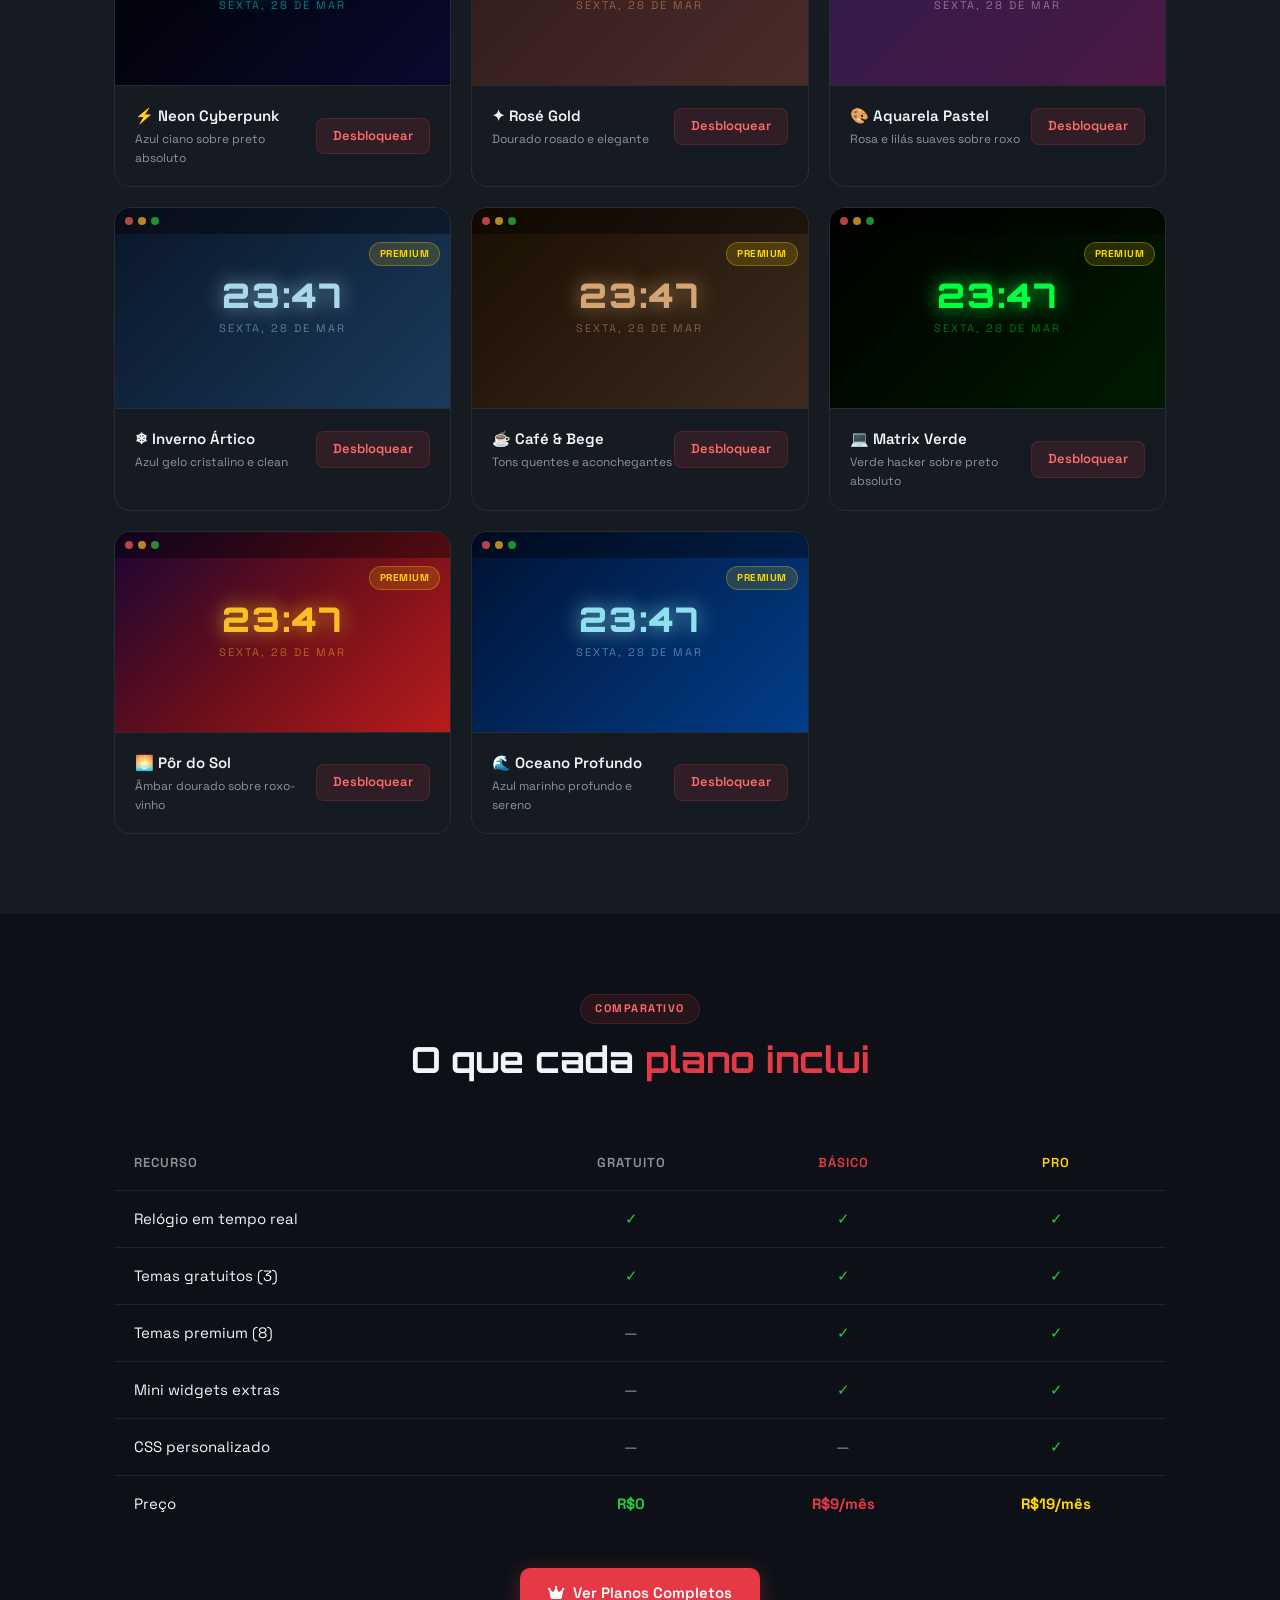
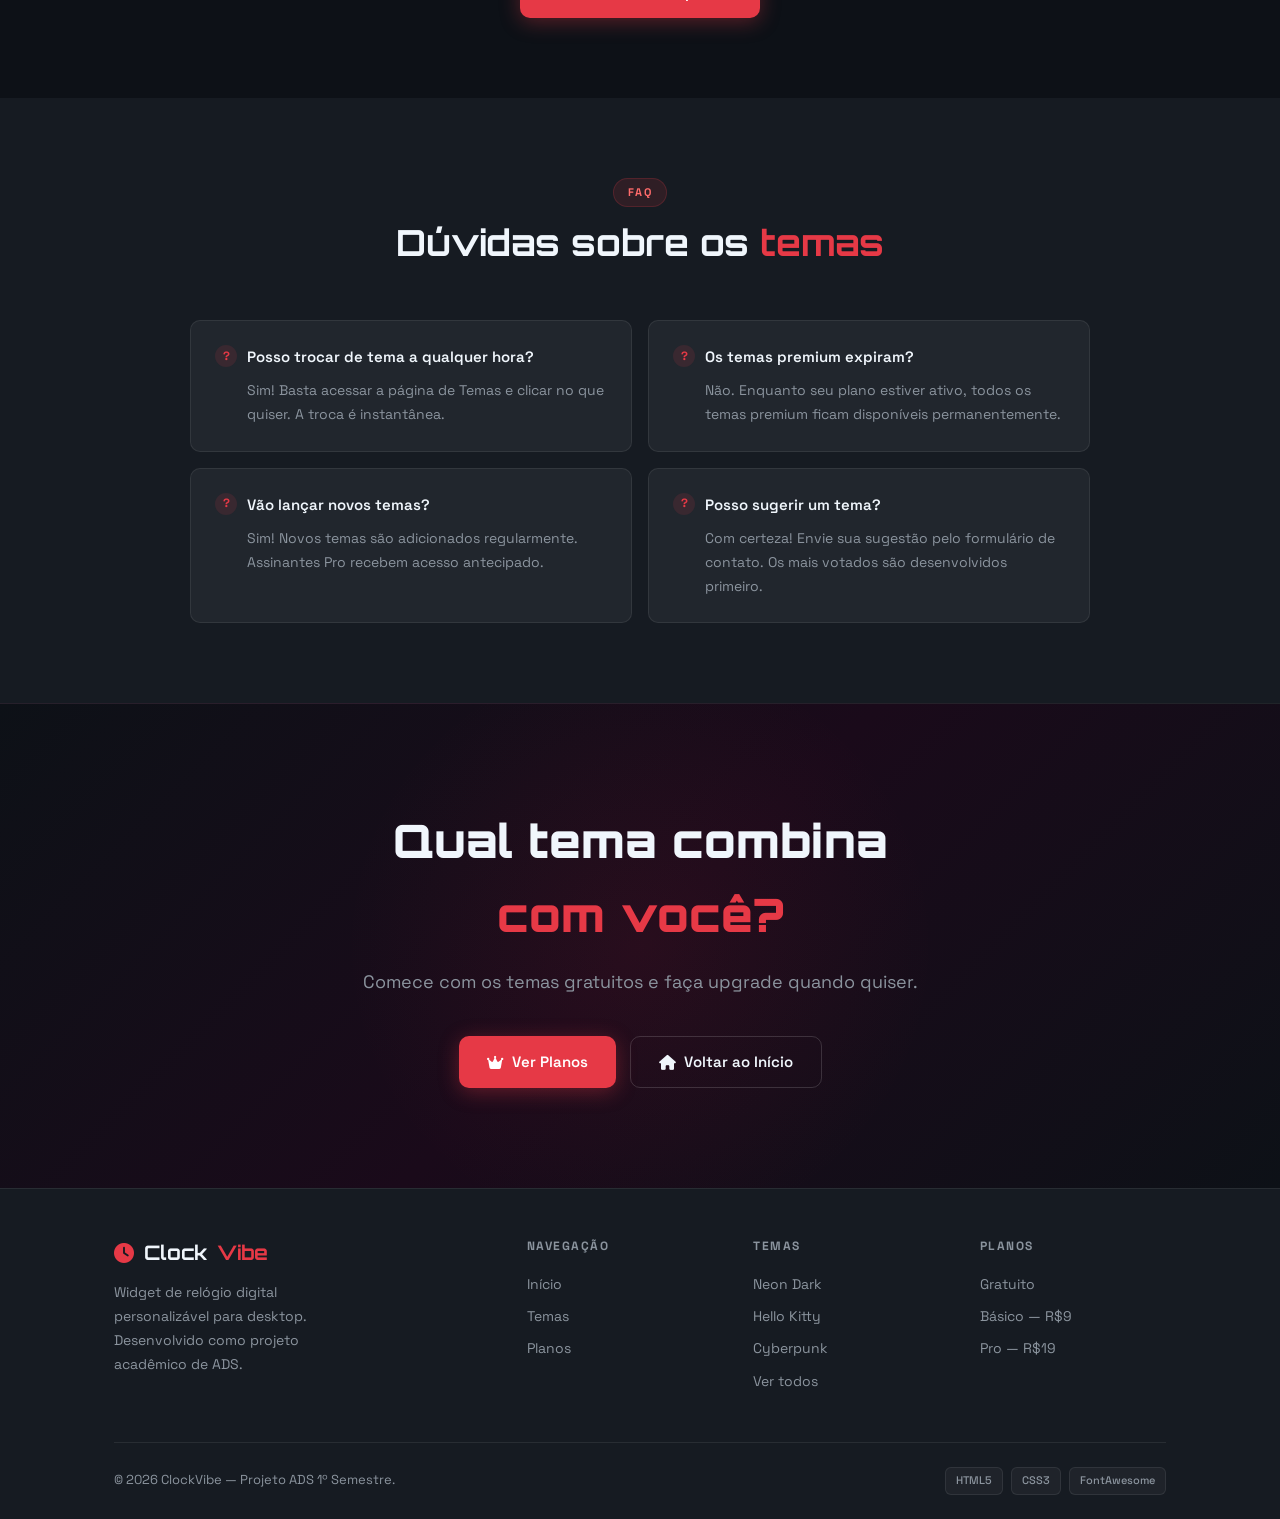
<file: temas.html>
<!DOCTYPE html>
<html lang="pt-BR">
<head>
    <meta charset="UTF-8">
    <meta name="viewport" content="width=device-width, initial-scale=1.0">
    <title>Temas — ClockVibe</title>
    <link rel="stylesheet" href="css/style.css">
    <link rel="stylesheet" href="https://cdnjs.cloudflare.com/ajax/libs/font-awesome/6.5.0/css/all.min.css">
</head>
<body>

    <!-- ===== NAVBAR ===== -->
    <nav class="navbar">
        <a href="index.html" class="nav-logo">
            <div class="logo-icon"><i class="fa-solid fa-clock"></i></div>
            Clock<span>Vibe</span>
        </a>
        <div class="nav-links">
            <a href="index.html">Início</a>
            <a href="temas.html" class="ativo">Temas</a>
            <a href="planos.html">Planos</a>
            <a href="planos.html" class="nav-cta">Começar Grátis</a>
        </div>
    </nav>

    <!-- ===== HERO TEMAS ===== -->
    <section style="padding-top: 64px; background: var(--bg);">
        <div style="background: linear-gradient(135deg, #0d1117, #1a0a1a); padding: 80px 24px 60px; text-align: center; position: relative; overflow: hidden; border-bottom: 1px solid var(--border);">
            <div style="position:absolute;inset:0;background-image:radial-gradient(circle,rgba(255,255,255,0.03) 1px,transparent 1px);background-size:32px 32px;"></div>
            <div style="position:relative;z-index:2;">
                <span class="section-tag">Galeria de Temas</span>
                <h1 class="section-title" style="font-size:clamp(28px,5vw,52px);margin-bottom:16px;">Escolha seu <span>tema favorito</span></h1>
                <p class="section-desc">Cada tema transforma completamente a aparência do seu widget. Clique para ver como fica na sua tela.</p>
                <div style="display:flex;gap:12px;justify-content:center;margin-top:32px;flex-wrap:wrap;">
                    <a href="planos.html" class="btn btn-red"><i class="fa-solid fa-crown"></i> Ver Planos</a>
                    <a href="index.html" class="btn btn-outline"><i class="fa-solid fa-arrow-left"></i> Voltar ao Início</a>
                </div>
            </div>
        </div>
    </section>

    <!-- ===== TEMAS GRATUITOS ===== -->
    <section class="themes-section">
        <div class="container">
            <div class="section-header">
                <span class="section-tag" style="background:rgba(40,200,64,0.12);color:#28c840;border-color:rgba(40,200,64,0.2);">Gratuitos</span>
                <h2 class="section-title">Temas <span>Gratuitos</span></h2>
                <p class="section-desc">Disponíveis para todos os usuários. Sem precisar de plano pago.</p>
            </div>
            <div class="themes-grid">

                <!-- Tema 1: Neon Dark -->
                <div class="theme-card">
                    <div class="theme-preview t-neon">
                        <div class="preview-titlebar">
                            <span class="dot"></span><span class="dot"></span><span class="dot"></span>
                        </div>
                        <span class="plan-badge badge-free">Grátis</span>
                        <div class="preview-clock">23:47</div>
                        <div class="preview-date">Sexta, 28 de Mar</div>
                    </div>
                    <div class="theme-info">
                        <div>
                            <div class="theme-name">🔴 Neon Dark</div>
                            <div class="theme-sub">Vermelho neon sobre fundo preto</div>
                        </div>
                        <a href="index.html" class="theme-action">Usar tema</a>
                    </div>
                </div>

                <!-- Tema 2: Hello Kitty -->
                <div class="theme-card">
                    <div class="theme-preview t-kitty">
                        <div class="preview-titlebar">
                            <span class="dot"></span><span class="dot"></span><span class="dot"></span>
                        </div>
                        <span class="plan-badge badge-free">Grátis</span>
                        <div class="preview-clock">23:47</div>
                        <div class="preview-date">Sexta, 28 de Mar</div>
                    </div>
                    <div class="theme-info">
                        <div>
                            <div class="theme-name">🎀 Hello Kitty</div>
                            <div class="theme-sub">Rosa vibrante com laço decorativo</div>
                        </div>
                        <a href="index.html" class="theme-action">Usar tema</a>
                    </div>
                </div>

                <!-- Tema 3: Galáxia -->
                <div class="theme-card">
                    <div class="theme-preview t-galaxy">
                        <div class="preview-titlebar">
                            <span class="dot"></span><span class="dot"></span><span class="dot"></span>
                        </div>
                        <span class="plan-badge badge-free">Grátis</span>
                        <div class="preview-clock">23:47</div>
                        <div class="preview-date">Sexta, 28 de Mar</div>
                    </div>
                    <div class="theme-info">
                        <div>
                            <div class="theme-name">🌌 Galáxia</div>
                            <div class="theme-sub">Roxo cósmico e lilás estelar</div>
                        </div>
                        <a href="index.html" class="theme-action">Usar tema</a>
                    </div>
                </div>

            </div>
        </div>
    </section>

    <!-- ===== TEMAS PREMIUM ===== -->
    <section style="background: var(--bg-card); padding: 80px 0;">
        <div class="container">
            <div class="section-header">
                <span class="section-tag" style="background:rgba(255,215,0,0.12);color:#ffd700;border-color:rgba(255,215,0,0.2);">Premium</span>
                <h2 class="section-title">Temas <span style="color:#ffd700;">Premium</span></h2>
                <p class="section-desc">Disponíveis nos planos Básico e Pro. Designs exclusivos para cada personalidade.</p>
            </div>
            <div class="themes-grid">

                <!-- Tema 4: Cyberpunk -->
                <div class="theme-card">
                    <div class="theme-preview t-cyber">
                        <div class="preview-titlebar">
                            <span class="dot"></span><span class="dot"></span><span class="dot"></span>
                        </div>
                        <span class="plan-badge badge-premium">Premium</span>
                        <div class="preview-clock">23:47</div>
                        <div class="preview-date">Sexta, 28 de Mar</div>
                    </div>
                    <div class="theme-info">
                        <div>
                            <div class="theme-name">⚡ Neon Cyberpunk</div>
                            <div class="theme-sub">Azul ciano sobre preto absoluto</div>
                        </div>
                        <a href="planos.html" class="theme-action">Desbloquear</a>
                    </div>
                </div>

                <!-- Tema 5: Rosé Gold -->
                <div class="theme-card">
                    <div class="theme-preview t-rose">
                        <div class="preview-titlebar">
                            <span class="dot"></span><span class="dot"></span><span class="dot"></span>
                        </div>
                        <span class="plan-badge badge-premium">Premium</span>
                        <div class="preview-clock">23:47</div>
                        <div class="preview-date">Sexta, 28 de Mar</div>
                    </div>
                    <div class="theme-info">
                        <div>
                            <div class="theme-name">✦ Rosé Gold</div>
                            <div class="theme-sub">Dourado rosado e elegante</div>
                        </div>
                        <a href="planos.html" class="theme-action">Desbloquear</a>
                    </div>
                </div>

                <!-- Tema 6: Aquarela Pastel -->
                <div class="theme-card">
                    <div class="theme-preview t-pastel">
                        <div class="preview-titlebar">
                            <span class="dot"></span><span class="dot"></span><span class="dot"></span>
                        </div>
                        <span class="plan-badge badge-premium">Premium</span>
                        <div class="preview-clock">23:47</div>
                        <div class="preview-date">Sexta, 28 de Mar</div>
                    </div>
                    <div class="theme-info">
                        <div>
                            <div class="theme-name">🎨 Aquarela Pastel</div>
                            <div class="theme-sub">Rosa e lilás suaves sobre roxo</div>
                        </div>
                        <a href="planos.html" class="theme-action">Desbloquear</a>
                    </div>
                </div>

                <!-- Tema 7: Inverno Ártico -->
                <div class="theme-card">
                    <div class="theme-preview t-arctic">
                        <div class="preview-titlebar">
                            <span class="dot"></span><span class="dot"></span><span class="dot"></span>
                        </div>
                        <span class="plan-badge badge-premium">Premium</span>
                        <div class="preview-clock">23:47</div>
                        <div class="preview-date">Sexta, 28 de Mar</div>
                    </div>
                    <div class="theme-info">
                        <div>
                            <div class="theme-name">❄ Inverno Ártico</div>
                            <div class="theme-sub">Azul gelo cristalino e clean</div>
                        </div>
                        <a href="planos.html" class="theme-action">Desbloquear</a>
                    </div>
                </div>

                <!-- Tema 8: Café & Bege -->
                <div class="theme-card">
                    <div class="theme-preview t-cafe">
                        <div class="preview-titlebar">
                            <span class="dot"></span><span class="dot"></span><span class="dot"></span>
                        </div>
                        <span class="plan-badge badge-premium">Premium</span>
                        <div class="preview-clock">23:47</div>
                        <div class="preview-date">Sexta, 28 de Mar</div>
                    </div>
                    <div class="theme-info">
                        <div>
                            <div class="theme-name">☕ Café & Bege</div>
                            <div class="theme-sub">Tons quentes e aconchegantes</div>
                        </div>
                        <a href="planos.html" class="theme-action">Desbloquear</a>
                    </div>
                </div>

                <!-- Tema 9: Matrix Verde -->
                <div class="theme-card">
                    <div class="theme-preview t-matrix">
                        <div class="preview-titlebar">
                            <span class="dot"></span><span class="dot"></span><span class="dot"></span>
                        </div>
                        <span class="plan-badge badge-premium">Premium</span>
                        <div class="preview-clock">23:47</div>
                        <div class="preview-date">Sexta, 28 de Mar</div>
                    </div>
                    <div class="theme-info">
                        <div>
                            <div class="theme-name">💻 Matrix Verde</div>
                            <div class="theme-sub">Verde hacker sobre preto absoluto</div>
                        </div>
                        <a href="planos.html" class="theme-action">Desbloquear</a>
                    </div>
                </div>

                <!-- Tema 10: Pôr do Sol -->
                <div class="theme-card">
                    <div class="theme-preview t-sunset">
                        <div class="preview-titlebar">
                            <span class="dot"></span><span class="dot"></span><span class="dot"></span>
                        </div>
                        <span class="plan-badge badge-premium">Premium</span>
                        <div class="preview-clock">23:47</div>
                        <div class="preview-date">Sexta, 28 de Mar</div>
                    </div>
                    <div class="theme-info">
                        <div>
                            <div class="theme-name">🌅 Pôr do Sol</div>
                            <div class="theme-sub">Âmbar dourado sobre roxo-vinho</div>
                        </div>
                        <a href="planos.html" class="theme-action">Desbloquear</a>
                    </div>
                </div>

                <!-- Tema 11: Oceano Profundo -->
                <div class="theme-card">
                    <div class="theme-preview t-ocean">
                        <div class="preview-titlebar">
                            <span class="dot"></span><span class="dot"></span><span class="dot"></span>
                        </div>
                        <span class="plan-badge badge-premium">Premium</span>
                        <div class="preview-clock">23:47</div>
                        <div class="preview-date">Sexta, 28 de Mar</div>
                    </div>
                    <div class="theme-info">
                        <div>
                            <div class="theme-name">🌊 Oceano Profundo</div>
                            <div class="theme-sub">Azul marinho profundo e sereno</div>
                        </div>
                        <a href="planos.html" class="theme-action">Desbloquear</a>
                    </div>
                </div>

            </div>
        </div>
    </section>

    <!-- ===== TABELA COMPARATIVA ===== -->
    <section style="background: var(--bg); padding: 80px 0;">
        <div class="container">
            <div class="section-header">
                <span class="section-tag">Comparativo</span>
                <h2 class="section-title">O que cada <span>plano inclui</span></h2>
            </div>
            <div style="overflow-x:auto;">
                <table style="width:100%;border-collapse:collapse;font-size:15px;">
                    <thead>
                        <tr style="border-bottom:1px solid var(--border);">
                            <th style="padding:16px 20px;text-align:left;color:var(--text-muted);font-weight:600;font-size:13px;text-transform:uppercase;letter-spacing:1px;">Recurso</th>
                            <th style="padding:16px 20px;text-align:center;color:var(--text-muted);font-weight:600;font-size:13px;text-transform:uppercase;letter-spacing:1px;">Gratuito</th>
                            <th style="padding:16px 20px;text-align:center;color:var(--primary);font-weight:600;font-size:13px;text-transform:uppercase;letter-spacing:1px;">Básico</th>
                            <th style="padding:16px 20px;text-align:center;color:#ffd700;font-weight:600;font-size:13px;text-transform:uppercase;letter-spacing:1px;">Pro</th>
                        </tr>
                    </thead>
                    <tbody>
                        <tr style="border-bottom:1px solid var(--border);">
                            <td style="padding:16px 20px;color:var(--text);">Relógio em tempo real</td>
                            <td style="padding:16px 20px;text-align:center;color:#28c840;">✓</td>
                            <td style="padding:16px 20px;text-align:center;color:#28c840;">✓</td>
                            <td style="padding:16px 20px;text-align:center;color:#28c840;">✓</td>
                        </tr>
                        <tr style="border-bottom:1px solid var(--border);">
                            <td style="padding:16px 20px;color:var(--text);">Temas gratuitos (3)</td>
                            <td style="padding:16px 20px;text-align:center;color:#28c840;">✓</td>
                            <td style="padding:16px 20px;text-align:center;color:#28c840;">✓</td>
                            <td style="padding:16px 20px;text-align:center;color:#28c840;">✓</td>
                        </tr>
                        <tr style="border-bottom:1px solid var(--border);">
                            <td style="padding:16px 20px;color:var(--text);">Temas premium (8)</td>
                            <td style="padding:16px 20px;text-align:center;color:var(--text-muted);">—</td>
                            <td style="padding:16px 20px;text-align:center;color:#28c840;">✓</td>
                            <td style="padding:16px 20px;text-align:center;color:#28c840;">✓</td>
                        </tr>
                        <tr style="border-bottom:1px solid var(--border);">
                            <td style="padding:16px 20px;color:var(--text);">Mini widgets extras</td>
                            <td style="padding:16px 20px;text-align:center;color:var(--text-muted);">—</td>
                            <td style="padding:16px 20px;text-align:center;color:#28c840;">✓</td>
                            <td style="padding:16px 20px;text-align:center;color:#28c840;">✓</td>
                        </tr>
                        <tr style="border-bottom:1px solid var(--border);">
                            <td style="padding:16px 20px;color:var(--text);">CSS personalizado</td>
                            <td style="padding:16px 20px;text-align:center;color:var(--text-muted);">—</td>
                            <td style="padding:16px 20px;text-align:center;color:var(--text-muted);">—</td>
                            <td style="padding:16px 20px;text-align:center;color:#28c840;">✓</td>
                        </tr>
                        <tr>
                            <td style="padding:16px 20px;color:var(--text);">Preço</td>
                            <td style="padding:16px 20px;text-align:center;color:#28c840;font-weight:700;">R$0</td>
                            <td style="padding:16px 20px;text-align:center;color:var(--primary);font-weight:700;">R$9/mês</td>
                            <td style="padding:16px 20px;text-align:center;color:#ffd700;font-weight:700;">R$19/mês</td>
                        </tr>
                    </tbody>
                </table>
            </div>
            <div style="text-align:center;margin-top:36px;">
                <a href="planos.html" class="btn btn-red"><i class="fa-solid fa-crown"></i> Ver Planos Completos</a>
            </div>
        </div>
    </section>

    <!-- ===== FAQ ===== -->
    <section class="faq-section">
        <div class="container">
            <div class="section-header">
                <span class="section-tag">FAQ</span>
                <h2 class="section-title">Dúvidas sobre os <span>temas</span></h2>
            </div>
            <div class="faq-grid">
                <div class="faq-item">
                    <div class="faq-q">Posso trocar de tema a qualquer hora?</div>
                    <p class="faq-a">Sim! Basta acessar a página de Temas e clicar no que quiser. A troca é instantânea.</p>
                </div>
                <div class="faq-item">
                    <div class="faq-q">Os temas premium expiram?</div>
                    <p class="faq-a">Não. Enquanto seu plano estiver ativo, todos os temas premium ficam disponíveis permanentemente.</p>
                </div>
                <div class="faq-item">
                    <div class="faq-q">Vão lançar novos temas?</div>
                    <p class="faq-a">Sim! Novos temas são adicionados regularmente. Assinantes Pro recebem acesso antecipado.</p>
                </div>
                <div class="faq-item">
                    <div class="faq-q">Posso sugerir um tema?</div>
                    <p class="faq-a">Com certeza! Envie sua sugestão pelo formulário de contato. Os mais votados são desenvolvidos primeiro.</p>
                </div>
            </div>
        </div>
    </section>

    <!-- ===== CTA ===== -->
    <section class="cta-section">
        <div class="container">
            <h2 class="cta-title">Qual tema combina<br><span>com você?</span></h2>
            <p class="cta-desc">Comece com os temas gratuitos e faça upgrade quando quiser.</p>
            <div class="cta-btns">
                <a href="planos.html" class="btn btn-red"><i class="fa-solid fa-crown"></i> Ver Planos</a>
                <a href="index.html" class="btn btn-outline"><i class="fa-solid fa-house"></i> Voltar ao Início</a>
            </div>
        </div>
    </section>

    <!-- ===== FOOTER ===== -->
    <footer>
        <div class="container">
            <div class="footer-grid">
                <div class="footer-brand">
                    <div class="footer-brand-logo">
                        <i class="fa-solid fa-clock" style="color:var(--primary)"></i>
                        Clock<span>Vibe</span>
                    </div>
                    <p>Widget de relógio digital personalizável para desktop. Desenvolvido como projeto acadêmico de ADS.</p>
                </div>
                <div class="footer-col">
                    <h4>Navegação</h4>
                    <a href="index.html">Início</a>
                    <a href="temas.html">Temas</a>
                    <a href="planos.html">Planos</a>
                </div>
                <div class="footer-col">
                    <h4>Temas</h4>
                    <a href="temas.html">Neon Dark</a>
                    <a href="temas.html">Hello Kitty</a>
                    <a href="temas.html">Cyberpunk</a>
                    <a href="temas.html">Ver todos</a>
                </div>
                <div class="footer-col">
                    <h4>Planos</h4>
                    <a href="planos.html">Gratuito</a>
                    <a href="planos.html">Básico — R$9</a>
                    <a href="planos.html">Pro — R$19</a>
                </div>
            </div>
            <div class="footer-bottom">
                <span class="footer-copy">© 2026 ClockVibe — Projeto ADS 1º Semestre.</span>
                <div class="footer-tags">
                    <span class="f-tag">HTML5</span>
                    <span class="f-tag">CSS3</span>
                    <span class="f-tag">FontAwesome</span>
                </div>
            </div>
        </div>
    </footer>

</body>
</html>
</file>
<file: css/style.css>
/* ============================================================
   CLOCKVIBE — CSS IMERSIVO
   Widget de Relógio Digital para Desktop
   Versão Premium | Projeto ADS 1º Semestre
   Referência: developer.mozilla.org (MDN Web Docs)
   ============================================================ */

@import url('https://fonts.googleapis.com/css2?family=Poppins:wght@300;400;500;600;700;800;900&family=Orbitron:wght@400;700;900&family=Space+Grotesk:wght@400;500;600;700&display=swap');

/* ============================================================
   VARIÁVEIS GLOBAIS — Altere aqui para mudar o tema inteiro
   ============================================================ */
:root {
    --primary: #e63946;
    --primary-dark: #c1121f;
    --primary-light: #ff6b6b;
    --bg: #0d1117;
    --bg-card: #161b22;
    --bg-card2: #21262d;
    --text: #f0f6fc;
    --text-muted: #8b949e;
    --border: rgba(255,255,255,0.08);
    --radius: 16px;
    --radius-sm: 10px;
    --transition: all 0.3s cubic-bezier(0.4,0,0.2,1);
}

/* ============================================================
   RESET E BASE
   ============================================================ */
*, *::before, *::after { box-sizing: border-box; margin: 0; padding: 0; }
html { scroll-behavior: smooth; }
body {
    font-family: 'Space Grotesk', 'Poppins', sans-serif;
    background: var(--bg);
    color: var(--text);
    line-height: 1.6;
    overflow-x: hidden;
}
a { text-decoration: none; color: inherit; }
ul { list-style: none; }

/* ============================================================
   NAVBAR FIXA
   ============================================================ */
.navbar {
    position: fixed;
    top: 0; left: 0; right: 0;
    z-index: 1000;
    display: flex;
    align-items: center;
    justify-content: space-between;
    padding: 0 40px;
    height: 64px;
    background: rgba(13,17,23,0.88);
    backdrop-filter: blur(20px);
    -webkit-backdrop-filter: blur(20px);
    border-bottom: 1px solid var(--border);
}

.nav-logo {
    display: flex;
    align-items: center;
    gap: 10px;
    font-family: 'Orbitron', monospace;
    font-weight: 700;
    font-size: 18px;
    letter-spacing: 1px;
}

.nav-logo .logo-icon {
    width: 36px; height: 36px;
    background: linear-gradient(135deg, var(--primary), var(--primary-dark));
    border-radius: 10px;
    display: flex;
    align-items: center;
    justify-content: center;
    font-size: 18px;
    box-shadow: 0 0 16px rgba(230,57,70,0.5);
}

.nav-logo span { color: var(--primary); }

.nav-links {
    display: flex;
    align-items: center;
    gap: 6px;
}

.nav-links a {
    padding: 8px 18px;
    border-radius: 8px;
    font-size: 14px;
    font-weight: 500;
    color: var(--text-muted);
    transition: var(--transition);
}

.nav-links a:hover, .nav-links a.ativo {
    background: rgba(230,57,70,0.12);
    color: var(--primary);
}

.nav-cta {
    background: var(--primary) !important;
    color: white !important;
    font-weight: 600 !important;
}

.nav-cta:hover {
    background: var(--primary-dark) !important;
    transform: translateY(-1px);
    box-shadow: 0 4px 16px rgba(230,57,70,0.4) !important;
}

/* ============================================================
   HERO — WIDGET IMERSIVO DE TELA CHEIA
   ============================================================ */
.hero-fullscreen {
    min-height: 100vh;
    padding-top: 64px;
    display: flex;
    flex-direction: column;
    align-items: center;
    justify-content: center;
    position: relative;
    overflow: hidden;
    background: var(--bg);
}

/* Grade de pontos de fundo */
.hero-fullscreen::before {
    content: '';
    position: absolute;
    inset: 0;
    background-image: radial-gradient(circle, rgba(255,255,255,0.035) 1px, transparent 1px);
    background-size: 32px 32px;
    pointer-events: none;
}

/* Luz de fundo animada */
.bg-glow {
    position: absolute;
    border-radius: 50%;
    pointer-events: none;
    animation: glow-float 8s ease-in-out infinite alternate;
}

.bg-glow-1 {
    width: 700px; height: 700px;
    background: radial-gradient(circle, rgba(230,57,70,0.07) 0%, transparent 70%);
    top: -200px; left: -200px;
}

.bg-glow-2 {
    width: 500px; height: 500px;
    background: radial-gradient(circle, rgba(88,28,135,0.06) 0%, transparent 70%);
    bottom: -100px; right: -100px;
    animation-delay: -4s;
}

@keyframes glow-float {
    from { transform: translate(0, 0) scale(1); }
    to { transform: translate(30px, 20px) scale(1.1); }
}

.hero-content {
    position: relative;
    z-index: 2;
    text-align: center;
    width: 100%;
    max-width: 1000px;
    padding: 0 24px;
}

/* Badge ao vivo */
.live-badge {
    display: inline-flex;
    align-items: center;
    gap: 8px;
    background: rgba(230,57,70,0.12);
    border: 1px solid rgba(230,57,70,0.25);
    border-radius: 50px;
    padding: 6px 16px;
    font-size: 12px;
    font-weight: 700;
    color: var(--primary-light);
    margin-bottom: 32px;
    letter-spacing: 1px;
    text-transform: uppercase;
}

.live-dot {
    width: 7px; height: 7px;
    background: var(--primary);
    border-radius: 50%;
    animation: live-pulse 1.5s ease-in-out infinite;
}

@keyframes live-pulse {
    0%, 100% { opacity: 1; transform: scale(1); box-shadow: 0 0 0 0 rgba(230,57,70,0.4); }
    50% { opacity: 0.7; transform: scale(0.9); box-shadow: 0 0 0 4px rgba(230,57,70,0); }
}

/* Título hero */
.hero-title {
    font-family: 'Orbitron', monospace;
    font-size: clamp(32px, 5vw, 64px);
    font-weight: 900;
    line-height: 1.1;
    margin-bottom: 16px;
    letter-spacing: -1px;
}

.hero-title .grad {
    background: linear-gradient(135deg, var(--primary) 0%, #ff6b6b 50%, #ffd700 100%);
    -webkit-background-clip: text;
    -webkit-text-fill-color: transparent;
    background-clip: text;
}

.hero-sub {
    font-size: clamp(15px, 2vw, 18px);
    color: var(--text-muted);
    margin-bottom: 48px;
    max-width: 520px;
    margin-left: auto;
    margin-right: auto;
}

/* ============================================================
   MOCKUP DE DESKTOP — SIMULAÇÃO DE APP NATIVO
   ============================================================ */
.desktop-mockup {
    width: 100%;
    max-width: 900px;
    margin: 0 auto 48px;
    border-radius: 20px;
    overflow: hidden;
    box-shadow: 0 32px 80px rgba(0,0,0,0.6), 0 0 0 1px rgba(255,255,255,0.06);
}

/* Barra de título estilo macOS */
.titlebar {
    background: #1c1c1e;
    padding: 12px 20px;
    display: flex;
    align-items: center;
    gap: 12px;
    border-bottom: 1px solid rgba(255,255,255,0.06);
}

.titlebar-dots {
    display: flex;
    gap: 7px;
}

.titlebar-dots span {
    width: 13px; height: 13px;
    border-radius: 50%;
    transition: var(--transition);
}

.titlebar-dots span:nth-child(1) { background: #ff5f57; }
.titlebar-dots span:nth-child(2) { background: #febc2e; }
.titlebar-dots span:nth-child(3) { background: #28c840; }

.titlebar-name {
    flex: 1;
    text-align: center;
    font-size: 13px;
    color: var(--text-muted);
    font-family: 'Orbitron', monospace;
    letter-spacing: 3px;
    font-weight: 400;
}

/* Área principal do widget */
.widget-screen {
    background: #0a0d12;
    padding: 56px 40px 48px;
    display: flex;
    flex-direction: column;
    align-items: center;
    gap: 36px;
    position: relative;
    overflow: hidden;
    min-height: 380px;
}

/* Efeito de grade no fundo do widget */
.widget-screen::before {
    content: '';
    position: absolute;
    inset: 0;
    background-image:
        linear-gradient(rgba(230,57,70,0.03) 1px, transparent 1px),
        linear-gradient(90deg, rgba(230,57,70,0.03) 1px, transparent 1px);
    background-size: 40px 40px;
}

/* Luz central do widget */
.widget-screen::after {
    content: '';
    position: absolute;
    width: 400px; height: 400px;
    background: radial-gradient(circle, rgba(230,57,70,0.06) 0%, transparent 70%);
    top: 50%; left: 50%;
    transform: translate(-50%, -50%);
    animation: center-glow 4s ease-in-out infinite alternate;
}

@keyframes center-glow {
    from { opacity: 0.5; transform: translate(-50%, -50%) scale(1); }
    to { opacity: 1; transform: translate(-50%, -50%) scale(1.2); }
}

/* RELÓGIO PRINCIPAL */
.clock-main {
    position: relative;
    z-index: 2;
    text-align: center;
}

.clock-time {
    font-family: 'Orbitron', monospace;
    font-size: clamp(60px, 11vw, 104px);
    font-weight: 900;
    letter-spacing: 6px;
    color: var(--primary);
    text-shadow:
        0 0 40px rgba(230,57,70,0.6),
        0 0 80px rgba(230,57,70,0.25),
        0 0 120px rgba(230,57,70,0.1);
    line-height: 1;
    animation: time-glow 2s ease-in-out infinite;
}

@keyframes time-glow {
    0%, 100% {
        text-shadow: 0 0 40px rgba(230,57,70,0.6), 0 0 80px rgba(230,57,70,0.25);
    }
    50% {
        text-shadow: 0 0 60px rgba(230,57,70,0.9), 0 0 120px rgba(230,57,70,0.4), 0 0 160px rgba(230,57,70,0.15);
    }
}

.clock-seconds {
    font-family: 'Orbitron', monospace;
    font-size: 30px;
    font-weight: 400;
    color: rgba(230,57,70,0.5);
    letter-spacing: 3px;
    margin-top: 6px;
}

.clock-date {
    font-size: 14px;
    color: var(--text-muted);
    margin-top: 14px;
    letter-spacing: 3px;
    text-transform: uppercase;
    font-weight: 500;
}

/* Mini widgets de informação */
.widget-mini-row {
    display: flex;
    gap: 14px;
    z-index: 2;
    flex-wrap: wrap;
    justify-content: center;
}

.mini-widget {
    background: rgba(255,255,255,0.04);
    border: 1px solid rgba(255,255,255,0.07);
    border-radius: 12px;
    padding: 14px 22px;
    text-align: center;
    min-width: 110px;
    transition: var(--transition);
    backdrop-filter: blur(8px);
}

.mini-widget:hover {
    background: rgba(230,57,70,0.08);
    border-color: rgba(230,57,70,0.2);
    transform: translateY(-3px);
}

.mini-label {
    font-size: 10px;
    color: var(--text-muted);
    text-transform: uppercase;
    letter-spacing: 1.5px;
    margin-bottom: 5px;
    font-weight: 600;
}

.mini-value {
    font-family: 'Orbitron', monospace;
    font-size: 20px;
    font-weight: 700;
    color: var(--text);
}

/* Seletor rápido de temas */
.theme-switcher {
    display: flex;
    align-items: center;
    gap: 12px;
    z-index: 2;
    background: rgba(255,255,255,0.03);
    border: 1px solid rgba(255,255,255,0.06);
    border-radius: 50px;
    padding: 10px 20px;
}

.theme-switcher-label {
    font-size: 11px;
    color: var(--text-muted);
    text-transform: uppercase;
    letter-spacing: 1px;
    font-weight: 600;
    white-space: nowrap;
}

.theme-dot {
    width: 22px; height: 22px;
    border-radius: 50%;
    cursor: pointer;
    border: 2px solid transparent;
    transition: var(--transition);
    display: inline-block;
}

.theme-dot:hover { transform: scale(1.3); border-color: rgba(255,255,255,0.5); }
.theme-dot.active { border-color: white; box-shadow: 0 0 10px rgba(255,255,255,0.3); }

.td-neon { background: #e63946; }
.td-kitty { background: linear-gradient(135deg, #ff85a1, #ff4d6d); }
.td-galaxy { background: linear-gradient(135deg, #7303c0, #ec38bc); }
.td-cyber { background: #00fff5; }
.td-rose { background: #f4a261; }
.td-pastel { background: linear-gradient(135deg, #f8c8d4, #c77dff); }
.td-arctic { background: #a8d8ea; }
.td-cafe { background: #d4a574; }
.td-matrix { background: #00ff41; }
.td-sunset { background: linear-gradient(135deg, #fbbf24, #b91c1c); }
.td-ocean { background: linear-gradient(135deg, #90e0ef, #023e8a); }

/* Botões hero */
.hero-btns {
    display: flex;
    gap: 14px;
    justify-content: center;
    flex-wrap: wrap;
    position: relative;
    z-index: 2;
}

/* ============================================================
   BOTÕES GLOBAIS
   ============================================================ */
.btn {
    display: inline-flex;
    align-items: center;
    gap: 8px;
    padding: 13px 28px;
    border-radius: 10px;
    font-size: 15px;
    font-weight: 600;
    cursor: pointer;
    transition: var(--transition);
    text-decoration: none;
    border: none;
    font-family: inherit;
}

.btn-red {
    background: var(--primary);
    color: white;
    box-shadow: 0 4px 20px rgba(230,57,70,0.35);
}

.btn-red:hover {
    background: var(--primary-dark);
    transform: translateY(-2px);
    box-shadow: 0 8px 28px rgba(230,57,70,0.5);
}

.btn-outline {
    background: transparent;
    color: var(--text);
    border: 1px solid rgba(255,255,255,0.15);
}

.btn-outline:hover {
    background: rgba(255,255,255,0.06);
    border-color: rgba(255,255,255,0.3);
    transform: translateY(-2px);
}

/* ============================================================
   SEÇÕES
   ============================================================ */
section { padding: 80px 0; }
.container { max-width: 1100px; margin: 0 auto; padding: 0 24px; }

.section-header { text-align: center; margin-bottom: 56px; }

.section-tag {
    display: inline-block;
    background: rgba(230,57,70,0.12);
    color: var(--primary-light);
    border: 1px solid rgba(230,57,70,0.2);
    border-radius: 50px;
    padding: 5px 14px;
    font-size: 11px;
    font-weight: 700;
    letter-spacing: 1.5px;
    text-transform: uppercase;
    margin-bottom: 14px;
}

.section-title {
    font-family: 'Orbitron', monospace;
    font-size: clamp(22px, 3.5vw, 36px);
    font-weight: 700;
    margin-bottom: 14px;
    line-height: 1.2;
}

.section-title span { color: var(--primary); }

.section-desc {
    font-size: 16px;
    color: var(--text-muted);
    max-width: 520px;
    margin: 0 auto;
    line-height: 1.7;
}

/* ============================================================
   STATS
   ============================================================ */
.stats-bar {
    background: var(--bg-card);
    border-top: 1px solid var(--border);
    border-bottom: 1px solid var(--border);
    padding: 0;
}

.stats-inner {
    display: grid;
    grid-template-columns: repeat(4, 1fr);
}

.stat-item {
    padding: 36px 24px;
    text-align: center;
    border-right: 1px solid var(--border);
    transition: var(--transition);
}

.stat-item:last-child { border-right: none; }
.stat-item:hover { background: rgba(230,57,70,0.04); }

.stat-num {
    font-family: 'Orbitron', monospace;
    font-size: 38px;
    font-weight: 900;
    color: var(--primary);
    display: block;
    margin-bottom: 6px;
}

.stat-lbl {
    font-size: 13px;
    color: var(--text-muted);
    font-weight: 500;
    text-transform: uppercase;
    letter-spacing: 0.5px;
}

/* ============================================================
   TEMAS — PRÉVIA DE DESKTOP COMPLETA
   ============================================================ */
.themes-section { background: var(--bg); }

.themes-grid {
    display: grid;
    grid-template-columns: repeat(3, 1fr);
    gap: 20px;
}

.theme-card {
    border-radius: var(--radius);
    overflow: hidden;
    border: 1px solid var(--border);
    transition: var(--transition);
    cursor: pointer;
    position: relative;
}

.theme-card:hover {
    transform: translateY(-6px);
    box-shadow: 0 20px 48px rgba(0,0,0,0.5);
    border-color: rgba(255,255,255,0.15);
}

/* Prévia do desktop dentro do card */
.theme-preview {
    height: 200px;
    display: flex;
    flex-direction: column;
    align-items: center;
    justify-content: center;
    position: relative;
    overflow: hidden;
}

.preview-titlebar {
    position: absolute;
    top: 0; left: 0; right: 0;
    height: 26px;
    background: rgba(0,0,0,0.4);
    display: flex;
    align-items: center;
    padding: 0 10px;
    gap: 5px;
}

.preview-titlebar .dot {
    width: 8px; height: 8px;
    border-radius: 50%;
}

.preview-titlebar .dot:nth-child(1) { background: rgba(255,95,87,0.7); }
.preview-titlebar .dot:nth-child(2) { background: rgba(254,188,46,0.7); }
.preview-titlebar .dot:nth-child(3) { background: rgba(40,200,64,0.7); }

.preview-clock {
    font-family: 'Orbitron', monospace;
    font-weight: 900;
    font-size: 34px;
    letter-spacing: 2px;
    text-align: center;
    line-height: 1;
    position: relative;
    z-index: 2;
}

.preview-date {
    font-size: 11px;
    letter-spacing: 2px;
    text-transform: uppercase;
    margin-top: 8px;
    opacity: 0.7;
    position: relative;
    z-index: 2;
}

/* Badge de plano */
.plan-badge {
    position: absolute;
    top: 34px; right: 10px;
    padding: 3px 10px;
    border-radius: 50px;
    font-size: 10px;
    font-weight: 700;
    letter-spacing: 0.5px;
    text-transform: uppercase;
    z-index: 3;
}

.badge-free { background: rgba(40,200,64,0.2); color: #28c840; border: 1px solid rgba(40,200,64,0.3); }
.badge-premium { background: rgba(255,215,0,0.15); color: #ffd700; border: 1px solid rgba(255,215,0,0.3); }

/* Info do tema */
.theme-info {
    background: var(--bg-card);
    padding: 18px 20px;
    display: flex;
    align-items: center;
    justify-content: space-between;
    border-top: 1px solid var(--border);
}

.theme-name { font-size: 15px; font-weight: 600; color: var(--text); }
.theme-sub { font-size: 12px; color: var(--text-muted); margin-top: 2px; }

.theme-action {
    padding: 7px 16px;
    border-radius: 8px;
    font-size: 13px;
    font-weight: 600;
    background: rgba(230,57,70,0.12);
    color: var(--primary-light);
    border: 1px solid rgba(230,57,70,0.2);
    transition: var(--transition);
    white-space: nowrap;
    text-decoration: none;
    display: inline-block;
}

.theme-action:hover {
    background: var(--primary);
    color: white;
    border-color: var(--primary);
}

/* TEMAS — ESTILOS DE FUNDO */
.t-neon { background: linear-gradient(135deg, #0d0d0d, #1a0a1a); }
.t-neon .preview-clock { color: #e63946; text-shadow: 0 0 20px rgba(230,57,70,0.9); }
.t-neon .preview-date { color: rgba(230,57,70,0.7); }

.t-kitty { background: linear-gradient(135deg, #ff85a1, #ff4d6d, #c9184a); }
.t-kitty .preview-clock { color: #fff0f3; text-shadow: 0 0 20px rgba(255,255,255,0.7); }
.t-kitty .preview-date { color: rgba(255,240,243,0.8); }
.t-kitty::before { content: '🎀'; position: absolute; font-size: 70px; opacity: 0.1; top: 50%; left: 50%; transform: translate(-50%,-50%); z-index: 1; }

.t-galaxy { background: linear-gradient(135deg, #03001e, #7303c0, #ec38bc); }
.t-galaxy .preview-clock { color: #e0aaff; text-shadow: 0 0 20px rgba(224,170,255,0.9); }
.t-galaxy .preview-date { color: rgba(224,170,255,0.7); }

.t-cyber { background: linear-gradient(135deg, #000000, #0a0a2e); }
.t-cyber .preview-clock { color: #00fff5; text-shadow: 0 0 20px rgba(0,255,245,0.9), 0 0 40px rgba(0,255,245,0.4); }
.t-cyber .preview-date { color: rgba(0,255,245,0.7); }

.t-rose { background: linear-gradient(135deg, #2d1b1b, #4a2c2a); }
.t-rose .preview-clock { color: #f4a261; text-shadow: 0 0 20px rgba(244,162,97,0.7); }
.t-rose .preview-date { color: rgba(244,162,97,0.7); }

.t-pastel { background: linear-gradient(135deg, #2d1b4e, #4a1942); }
.t-pastel .preview-clock { color: #f8c8d4; text-shadow: 0 0 20px rgba(248,200,212,0.7); }
.t-pastel .preview-date { color: rgba(248,200,212,0.7); }

.t-arctic { background: linear-gradient(135deg, #0a1628, #1a3a5c); }
.t-arctic .preview-clock { color: #a8d8ea; text-shadow: 0 0 20px rgba(168,216,234,0.7); }
.t-arctic .preview-date { color: rgba(168,216,234,0.7); }

.t-cafe { background: linear-gradient(135deg, #1a0f00, #3d2b1f); }
.t-cafe .preview-clock { color: #d4a574; text-shadow: 0 0 20px rgba(212,165,116,0.7); }
.t-cafe .preview-date { color: rgba(212,165,116,0.7); }

.t-matrix { background: linear-gradient(135deg, #000000, #001a00); }
.t-matrix .preview-clock { color: #00ff41; text-shadow: 0 0 20px rgba(0,255,65,0.9); }
.t-matrix .preview-date { color: rgba(0,255,65,0.6); }

.t-sunset { background: linear-gradient(135deg, #1a0533, #6b0f1a, #b91c1c); }
.t-sunset .preview-clock { color: #fbbf24; text-shadow: 0 0 20px rgba(251,191,36,0.8); }
.t-sunset .preview-date { color: rgba(251,191,36,0.7); }

.t-ocean { background: linear-gradient(135deg, #001233, #023e8a); }
.t-ocean .preview-clock { color: #90e0ef; text-shadow: 0 0 20px rgba(144,224,239,0.8); }
.t-ocean .preview-date { color: rgba(144,224,239,0.7); }

/* ============================================================
   RECURSOS
   ============================================================ */
.features-section { background: var(--bg-card); }

.features-grid {
    display: grid;
    grid-template-columns: repeat(3, 1fr);
    gap: 20px;
}

.feat-card {
    background: var(--bg-card2);
    border: 1px solid var(--border);
    border-radius: var(--radius);
    padding: 28px;
    transition: var(--transition);
    position: relative;
    overflow: hidden;
}

.feat-card::after {
    content: '';
    position: absolute;
    top: 0; left: 0; right: 0;
    height: 2px;
    background: linear-gradient(90deg, transparent, var(--primary), transparent);
    opacity: 0;
    transition: var(--transition);
}

.feat-card:hover {
    border-color: rgba(230,57,70,0.2);
    transform: translateY(-4px);
    box-shadow: 0 12px 32px rgba(0,0,0,0.3);
}

.feat-card:hover::after { opacity: 1; }

.feat-icon {
    width: 50px; height: 50px;
    background: rgba(230,57,70,0.1);
    border-radius: 12px;
    display: flex;
    align-items: center;
    justify-content: center;
    font-size: 24px;
    margin-bottom: 18px;
    transition: var(--transition);
}

.feat-card:hover .feat-icon { background: rgba(230,57,70,0.2); transform: scale(1.1); }

.feat-title { font-size: 16px; font-weight: 600; margin-bottom: 8px; }
.feat-desc { font-size: 14px; color: var(--text-muted); line-height: 1.65; }

/* ============================================================
   PROBLEMAS E SOLUÇÕES
   ============================================================ */
.problems-section { background: var(--bg); }

.prob-list { display: flex; flex-direction: column; gap: 12px; }

.prob-row {
    display: grid;
    grid-template-columns: 44px 1fr 1fr 100px;
    align-items: center;
    gap: 20px;
    background: var(--bg-card);
    border: 1px solid var(--border);
    border-radius: var(--radius-sm);
    padding: 20px 24px;
    transition: var(--transition);
}

.prob-row:hover {
    border-color: rgba(230,57,70,0.2);
    background: rgba(230,57,70,0.02);
}

.prob-num {
    font-family: 'Orbitron', monospace;
    font-size: 20px;
    font-weight: 700;
    color: var(--primary);
    opacity: 0.5;
}

.prob-text h4 { font-size: 15px; font-weight: 600; margin-bottom: 3px; }
.prob-text p { font-size: 13px; color: var(--text-muted); }

.prob-solution {
    font-size: 13px;
    color: #28c840;
    display: flex;
    align-items: flex-start;
    gap: 6px;
    line-height: 1.5;
}

.prob-solution::before { content: '✓'; font-weight: 700; flex-shrink: 0; }

.prob-tag {
    padding: 4px 12px;
    border-radius: 50px;
    font-size: 11px;
    font-weight: 600;
    text-transform: uppercase;
    letter-spacing: 0.5px;
    text-align: center;
}

.tag-c { background: rgba(0,120,255,0.12); color: #60a5fa; border: 1px solid rgba(0,120,255,0.2); }
.tag-e { background: rgba(255,165,0,0.12); color: #fbbf24; border: 1px solid rgba(255,165,0,0.2); }

/* ============================================================
   FAQ
   ============================================================ */
.faq-section { background: var(--bg-card); }

.faq-grid {
    display: grid;
    grid-template-columns: repeat(2, 1fr);
    gap: 16px;
    max-width: 900px;
    margin: 0 auto;
}

.faq-item {
    background: var(--bg-card2);
    border: 1px solid var(--border);
    border-radius: var(--radius-sm);
    padding: 24px;
    transition: var(--transition);
}

.faq-item:hover {
    border-color: rgba(230,57,70,0.2);
    transform: translateY(-2px);
}

.faq-q {
    font-size: 15px;
    font-weight: 600;
    color: var(--text);
    margin-bottom: 10px;
    display: flex;
    align-items: flex-start;
    gap: 10px;
}

.faq-q::before {
    content: '?';
    width: 22px; height: 22px;
    background: rgba(230,57,70,0.12);
    color: var(--primary);
    border-radius: 50%;
    display: flex;
    align-items: center;
    justify-content: center;
    font-size: 12px;
    font-weight: 700;
    flex-shrink: 0;
}

.faq-a { font-size: 14px; color: var(--text-muted); line-height: 1.7; padding-left: 32px; }

/* ============================================================
   CTA FINAL
   ============================================================ */
.cta-section {
    background: linear-gradient(135deg, #0d1117, #1a0a1a, #0d1117);
    padding: 100px 0;
    text-align: center;
    position: relative;
    overflow: hidden;
    border-top: 1px solid var(--border);
}

.cta-section::before {
    content: '';
    position: absolute;
    width: 600px; height: 600px;
    background: radial-gradient(circle, rgba(230,57,70,0.07) 0%, transparent 70%);
    top: 50%; left: 50%;
    transform: translate(-50%, -50%);
}

.cta-title {
    font-family: 'Orbitron', monospace;
    font-size: clamp(26px, 4vw, 46px);
    font-weight: 900;
    margin-bottom: 16px;
    position: relative;
    z-index: 2;
}

.cta-title span { color: var(--primary); }
.cta-desc { font-size: 18px; color: var(--text-muted); margin-bottom: 40px; position: relative; z-index: 2; }

.cta-btns {
    display: flex;
    gap: 14px;
    justify-content: center;
    flex-wrap: wrap;
    position: relative;
    z-index: 2;
}

/* ============================================================
   FOOTER
   ============================================================ */
footer {
    background: var(--bg-card);
    border-top: 1px solid var(--border);
    padding: 48px 0 24px;
}

.footer-grid {
    display: grid;
    grid-template-columns: 2fr 1fr 1fr 1fr;
    gap: 40px;
    margin-bottom: 40px;
}

.footer-brand-logo {
    font-family: 'Orbitron', monospace;
    font-size: 20px;
    font-weight: 700;
    margin-bottom: 12px;
    display: flex;
    align-items: center;
    gap: 10px;
}

.footer-brand-logo span { color: var(--primary); }

.footer-brand p { font-size: 14px; color: var(--text-muted); line-height: 1.7; max-width: 260px; }

.footer-col h4 {
    font-size: 12px;
    font-weight: 700;
    text-transform: uppercase;
    letter-spacing: 1.5px;
    color: var(--text-muted);
    margin-bottom: 16px;
}

.footer-col a {
    display: block;
    font-size: 14px;
    color: var(--text-muted);
    margin-bottom: 10px;
    transition: var(--transition);
}

.footer-col a:hover { color: var(--text); }

.footer-bottom {
    border-top: 1px solid var(--border);
    padding-top: 24px;
    display: flex;
    align-items: center;
    justify-content: space-between;
    flex-wrap: wrap;
    gap: 12px;
}

.footer-copy { font-size: 13px; color: var(--text-muted); }

.footer-tags { display: flex; gap: 8px; flex-wrap: wrap; }

.f-tag {
    padding: 4px 10px;
    background: rgba(255,255,255,0.04);
    border: 1px solid var(--border);
    border-radius: 6px;
    font-size: 11px;
    color: var(--text-muted);
    font-weight: 500;
}

/* ============================================================
   RESPONSIVIDADE
   ============================================================ */
@media (max-width: 1024px) {
    .footer-grid { grid-template-columns: 1fr 1fr; }
    .stats-inner { grid-template-columns: repeat(2, 1fr); }
    .stats-inner .stat-item:nth-child(2) { border-right: none; }
    .stats-inner .stat-item:nth-child(3),
    .stats-inner .stat-item:nth-child(4) { border-top: 1px solid var(--border); }
    .stats-inner .stat-item:nth-child(4) { border-right: none; }
    .features-grid { grid-template-columns: repeat(2, 1fr); }
}

@media (max-width: 768px) {
    .navbar { padding: 0 20px; }
    .nav-links { display: none; }

    .widget-screen { padding: 32px 16px; min-height: 300px; }
    .clock-time { font-size: 52px; letter-spacing: 2px; }
    .clock-seconds { font-size: 22px; }

    .widget-mini-row { gap: 10px; }
    .mini-widget { padding: 10px 14px; min-width: 85px; }
    .mini-value { font-size: 16px; }

    .theme-switcher { flex-wrap: wrap; justify-content: center; }

    .themes-grid { grid-template-columns: 1fr; }
    .features-grid { grid-template-columns: 1fr; }
    .faq-grid { grid-template-columns: 1fr; }

    .prob-row { grid-template-columns: 1fr; gap: 8px; }

    .footer-grid { grid-template-columns: 1fr; gap: 24px; }
    .footer-bottom { flex-direction: column; text-align: center; }

    .hero-btns { flex-direction: column; align-items: center; }
    .btn { width: 100%; justify-content: center; max-width: 320px; }
}

@media (max-width: 480px) {
    .clock-time { font-size: 38px; letter-spacing: 1px; }
    .clock-seconds { font-size: 18px; }
    .titlebar-name { font-size: 10px; letter-spacing: 1px; }
    .widget-screen { padding: 24px 12px; }
    .themes-grid { grid-template-columns: 1fr; }
    .stats-inner { grid-template-columns: repeat(2, 1fr); }
}
</file>
